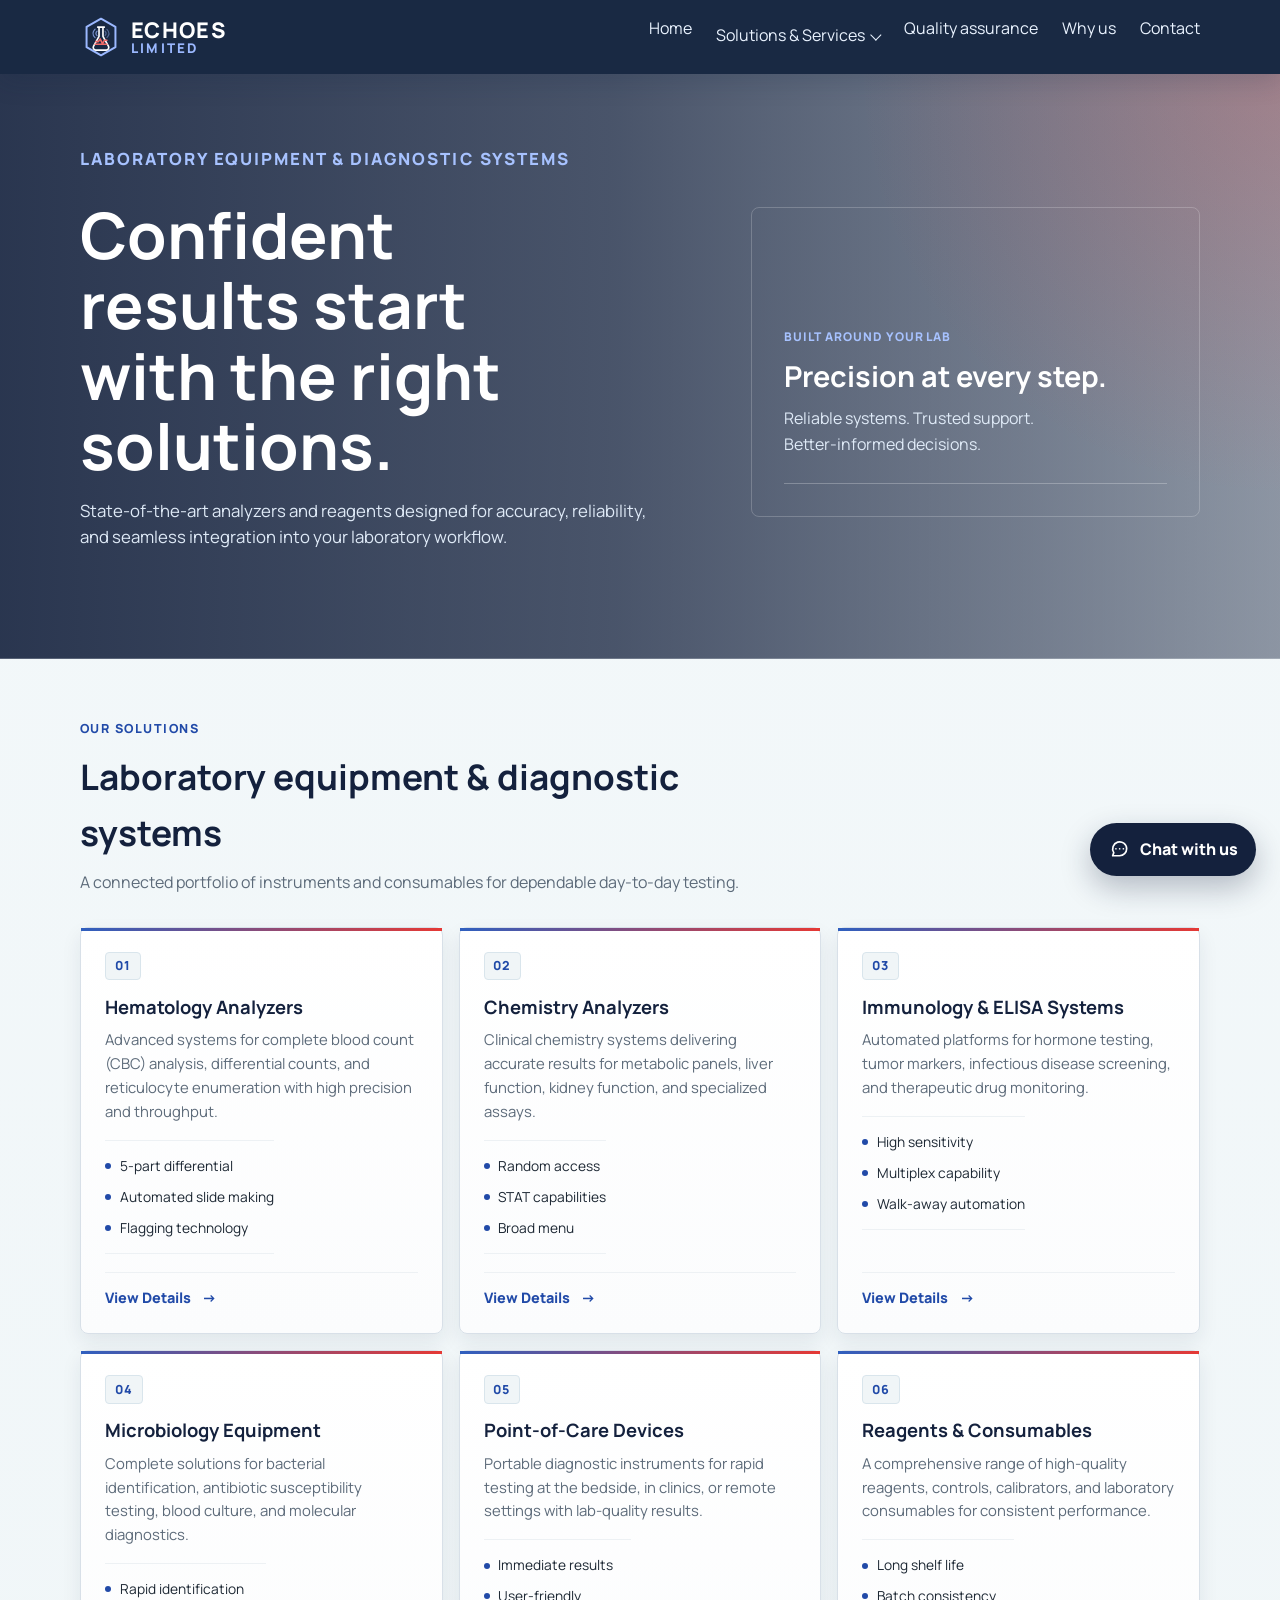
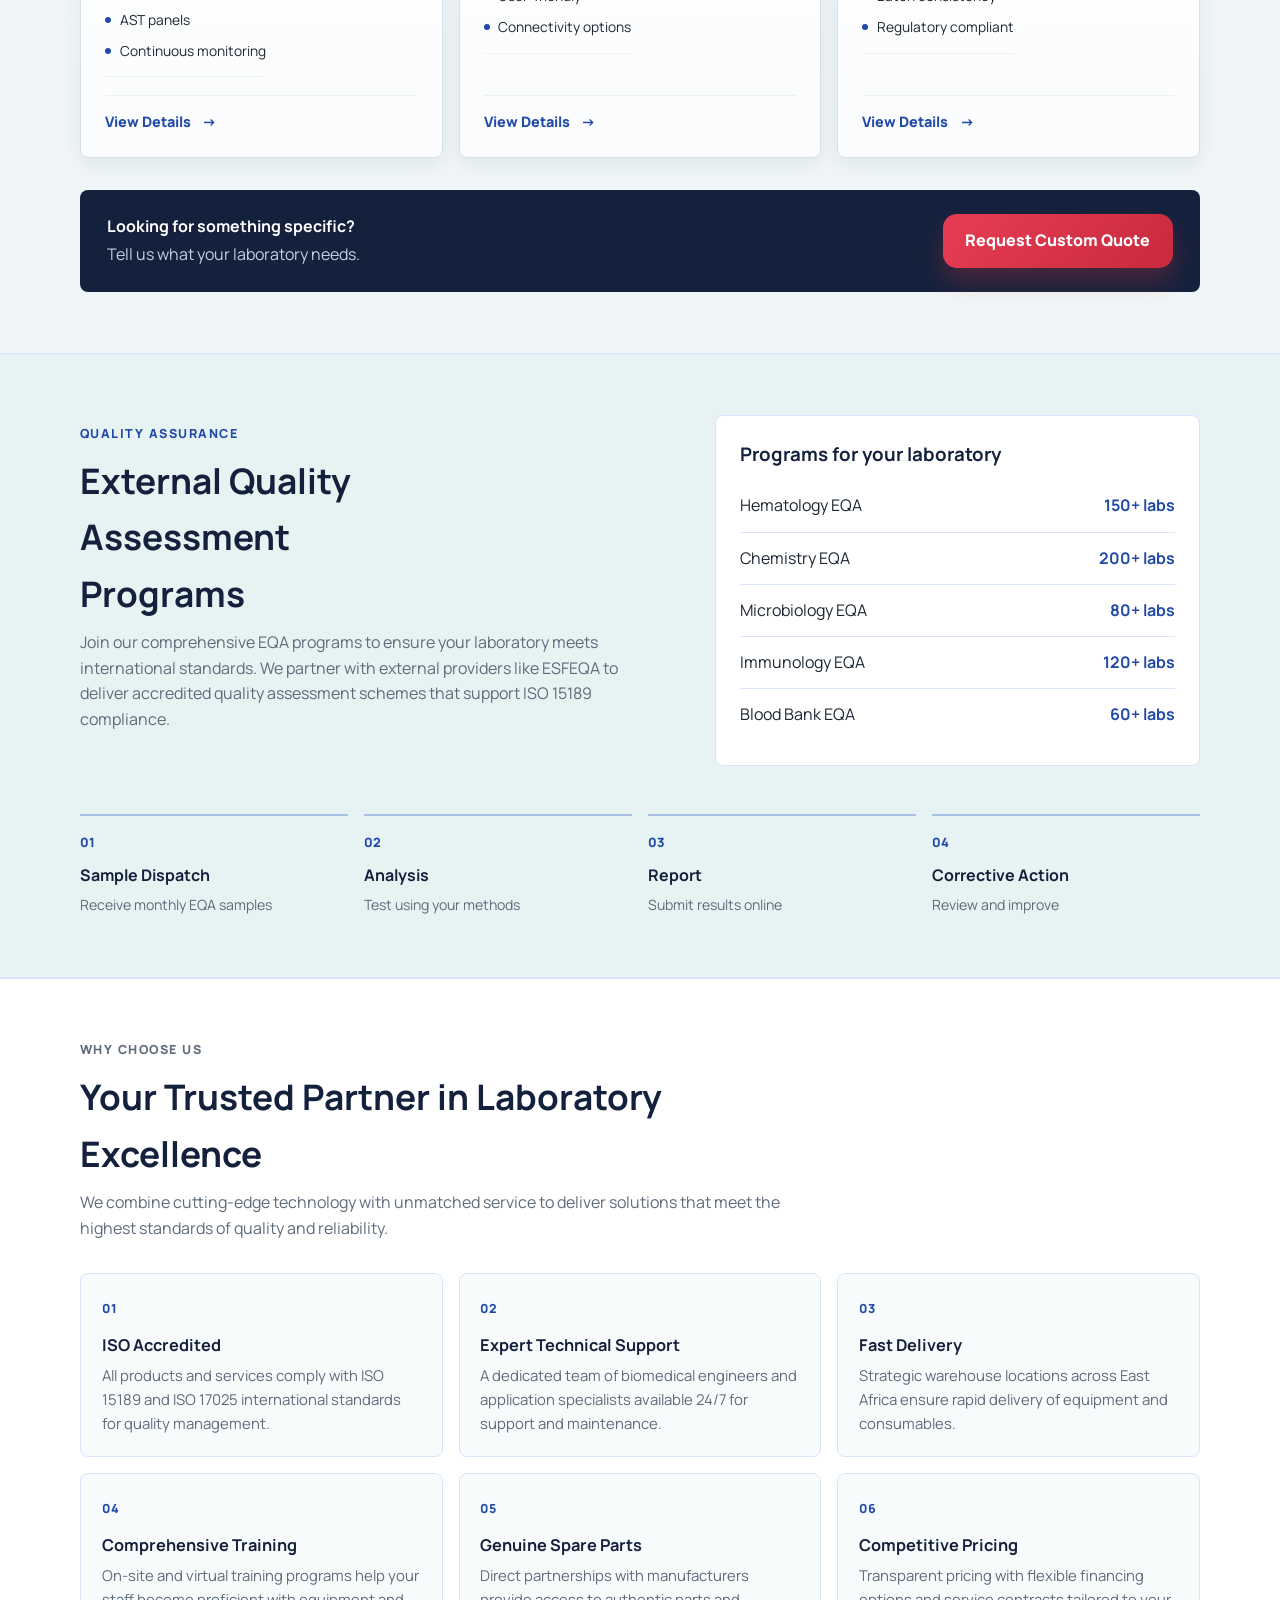
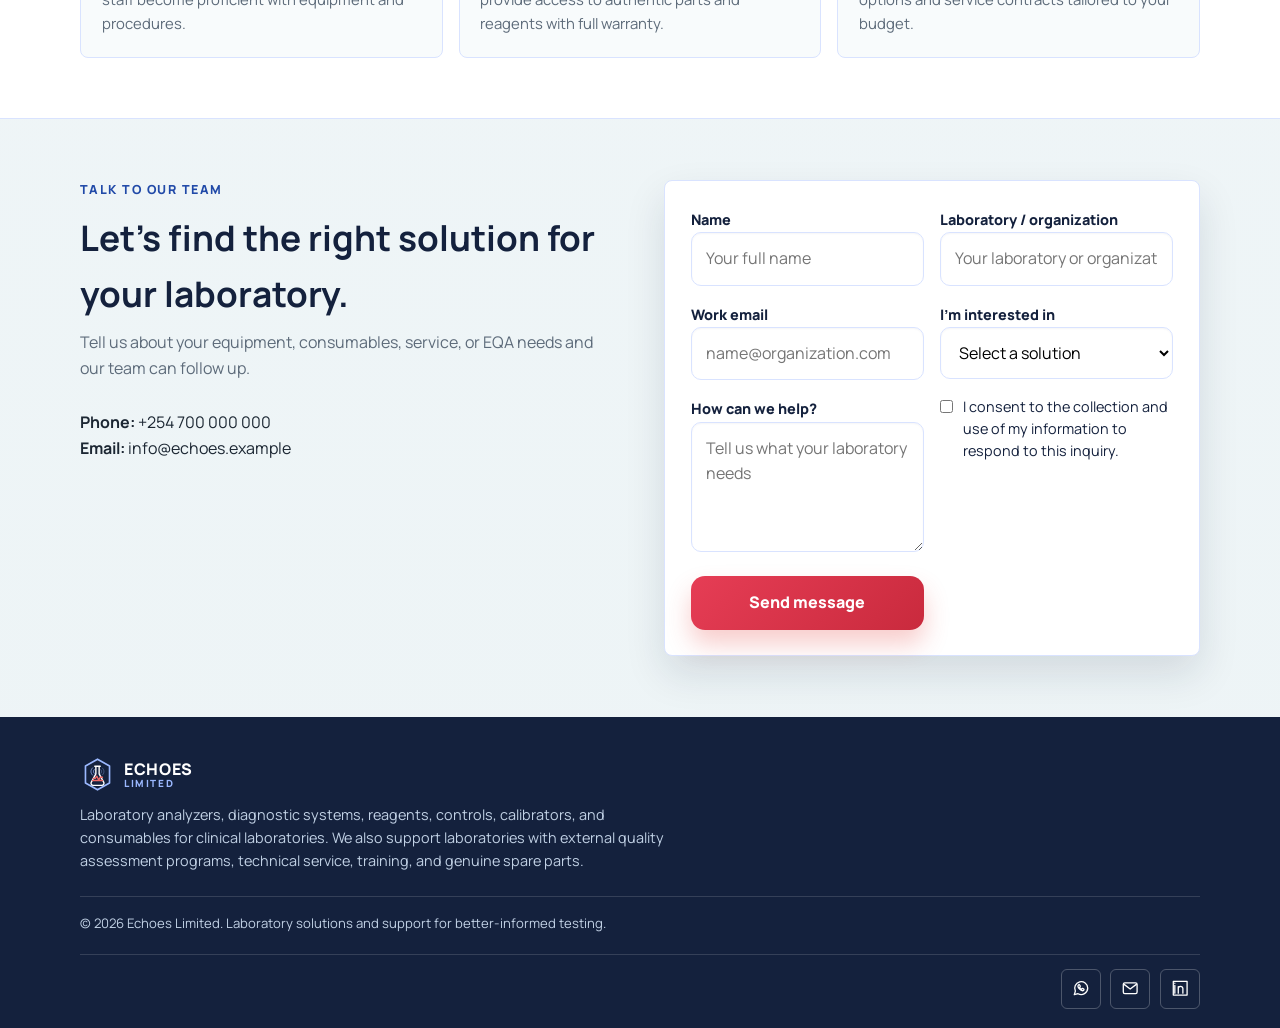
<file: index.html>
<!DOCTYPE html>
<html lang="en">
<head>
<meta charset="UTF-8">
<meta name="viewport" content="width=device-width, initial-scale=1">
<title>Echoes Limited | Laboratory Equipment &amp; Systems</title>
<meta name="description" content="Laboratory equipment, diagnostic systems, reagents, and external quality assessment programs for modern laboratories.">
<link rel="preconnect" href="https://fonts.googleapis.com">
<link rel="preload" as="image" fetchpriority="high" href="https://images.unsplash.com/photo-1579154204601-01588f351e67?auto=format&amp;fit=crop&amp;w=2400&amp;q=85">
<link href="https://fonts.googleapis.com/css2?family=Manrope:wght@400;600;800&display=swap" rel="stylesheet">
<link rel="stylesheet" href="styles.css">
</head>
<body>
<header>
 <div class="wrap bar">
   <div class="logo"><img class="brand-mark" src="logo-mark.svg" alt=""><span class="brand-name">ECHOES<span>LIMITED</span></span></div>
  <button class="menu" id="menu" type="button" aria-expanded="false" aria-controls="nav">Menu</button>
  <nav id="nav" aria-label="Main">
   <ul>
    <li><a href="index.html">Home</a></li>
      <li class="nav-dropdown"><details>
       <summary>Solutions &amp; Services</summary>
       <ul class="nav-submenu">
        <li><a href="solutions.html">All Solutions</a></li>
          <li><a href="solutions.html#technical-consulting">Technical Consulting</a></li>
          <li><a href="solutions.html#executive-corporate-training">Executive Corporate Training</a></li>
          <li><a href="solutions.html#rca-resources">RCA Resources</a></li>
       </ul>
      </details></li>
        <li><a href="quality.html">Quality assurance</a></li>
        <li><a href="why-us.html">Why us</a></li>
    <li><a href="contact.html">Contact</a></li>
   </ul>
  </nav>
 </div>
</header>

<main>
<section class="hero photo-hero home-hero" id="home">
 <div class="wrap hero-layout">
    <div class="hero-copy">
     <p class="eyebrow">Laboratory equipment &amp; diagnostic systems</p>
     <h1>Confident results start with the right solutions.</h1>
     <p>State-of-the-art analyzers and reagents designed for accuracy, reliability, and seamless integration into your laboratory workflow.</p>
    </div>
    <div class="hero-panel" aria-label="Laboratory diagnostics support">
     <span class="hero-panel-label">Built around your lab</span>
     <strong>Precision at every step.</strong>
     <span>Reliable systems. Trusted support. Better-informed decisions.</span>
     <div class="hero-panel-rule"></div>
    </div>
 </div>
</section>

<section class="solutions-section" id="solutions">
 <div class="wrap">
    <div class="section-heading">
     <p class="eyebrow">Our solutions</p>
     <h2>Laboratory equipment &amp; diagnostic systems</h2>
     <p class="sub">A connected portfolio of instruments and consumables for dependable day-to-day testing.</p>
    </div>
    <div class="solution-grid">
     <article class="solution-card">
        <span class="solution-number">01</span>
        <h3>Hematology Analyzers</h3>
        <p>Advanced systems for complete blood count (CBC) analysis, differential counts, and reticulocyte enumeration with high precision and throughput.</p>
        <ul><li>5-part differential</li><li>Automated slide making</li><li>Flagging technology</li></ul>
        <a class="text-link solution-detail" href="#contact" data-interest="Hematology Analyzers">View Details <span aria-hidden="true">&#8594;</span></a>
     </article>
     <article class="solution-card">
        <span class="solution-number">02</span>
        <h3>Chemistry Analyzers</h3>
        <p>Clinical chemistry systems delivering accurate results for metabolic panels, liver function, kidney function, and specialized assays.</p>
        <ul><li>Random access</li><li>STAT capabilities</li><li>Broad menu</li></ul>
        <a class="text-link solution-detail" href="#contact" data-interest="Chemistry Analyzers">View Details <span aria-hidden="true">&#8594;</span></a>
     </article>
     <article class="solution-card">
        <span class="solution-number">03</span>
        <h3>Immunology &amp; ELISA Systems</h3>
        <p>Automated platforms for hormone testing, tumor markers, infectious disease screening, and therapeutic drug monitoring.</p>
        <ul><li>High sensitivity</li><li>Multiplex capability</li><li>Walk-away automation</li></ul>
        <a class="text-link solution-detail" href="#contact" data-interest="Immunology &amp; ELISA Systems">View Details <span aria-hidden="true">&#8594;</span></a>
     </article>
     <article class="solution-card">
        <span class="solution-number">04</span>
        <h3>Microbiology Equipment</h3>
        <p>Complete solutions for bacterial identification, antibiotic susceptibility testing, blood culture, and molecular diagnostics.</p>
        <ul><li>Rapid identification</li><li>AST panels</li><li>Continuous monitoring</li></ul>
        <a class="text-link solution-detail" href="#contact" data-interest="Microbiology Equipment">View Details <span aria-hidden="true">&#8594;</span></a>
     </article>
     <article class="solution-card">
        <span class="solution-number">05</span>
        <h3>Point-of-Care Devices</h3>
        <p>Portable diagnostic instruments for rapid testing at the bedside, in clinics, or remote settings with lab-quality results.</p>
        <ul><li>Immediate results</li><li>User-friendly</li><li>Connectivity options</li></ul>
        <a class="text-link solution-detail" href="#contact" data-interest="Point-of-Care Devices">View Details <span aria-hidden="true">&#8594;</span></a>
     </article>
     <article class="solution-card">
        <span class="solution-number">06</span>
        <h3>Reagents &amp; Consumables</h3>
        <p>A comprehensive range of high-quality reagents, controls, calibrators, and laboratory consumables for consistent performance.</p>
        <ul><li>Long shelf life</li><li>Batch consistency</li><li>Regulatory compliant</li></ul>
        <a class="text-link solution-detail" href="#contact" data-interest="Reagents &amp; Consumables">View Details <span aria-hidden="true">&#8594;</span></a>
     </article>
    </div>
    <div class="quote-strip">
     <div><strong>Looking for something specific?</strong><span>Tell us what your laboratory needs.</span></div>
     <a class="btn" href="#contact" data-interest="Custom quote">Request Custom Quote</a>
    </div>
 </div>
</section>

<section class="quality-section" id="quality">
 <div class="wrap quality-layout">
    <div class="quality-copy">
     <p class="eyebrow">Quality assurance</p>
     <h2>External Quality Assessment Programs</h2>
     <p>Join our comprehensive EQA programs to ensure your laboratory meets international standards. We partner with external providers like ESFEQA to deliver accredited quality assessment schemes that support ISO 15189 compliance.</p>
  </div>
    <div class="eqa-panel">
     <h3>Programs for your laboratory</h3>
     <ul class="eqa-list">
        <li><span>Hematology EQA</span><strong>150+ labs</strong></li>
        <li><span>Chemistry EQA</span><strong>200+ labs</strong></li>
        <li><span>Microbiology EQA</span><strong>80+ labs</strong></li>
        <li><span>Immunology EQA</span><strong>120+ labs</strong></li>
        <li><span>Blood Bank EQA</span><strong>60+ labs</strong></li>
     </ul>
    </div>
 </div>
 <div class="wrap eqa-steps" aria-label="EQA process">
    <div><span>01</span><strong>Sample dispatch</strong><p>Receive monthly EQA samples</p></div>
    <div><span>02</span><strong>Analysis</strong><p>Test using your methods</p></div>
    <div><span>03</span><strong>Report</strong><p>Submit results online</p></div>
    <div><span>04</span><strong>Corrective action</strong><p>Review and improve</p></div>
 </div>
</section>

<section class="why" id="why">
 <div class="wrap">
    <div class="section-heading">
     <p class="eyebrow">Why choose us</p>
     <h2>Your Trusted Partner in Laboratory Excellence</h2>
     <p class="sub">We combine cutting-edge technology with unmatched service to deliver solutions that meet the highest standards of quality and reliability.</p>
    </div>
    <div class="benefit-grid">
     <article><span>01</span><h3>ISO Accredited</h3><p>All products and services comply with ISO 15189 and ISO 17025 international standards for quality management.</p></article>
     <article><span>02</span><h3>Expert Technical Support</h3><p>A dedicated team of biomedical engineers and application specialists available 24/7 for support and maintenance.</p></article>
     <article><span>03</span><h3>Fast Delivery</h3><p>Strategic warehouse locations across East Africa ensure rapid delivery of equipment and consumables.</p></article>
     <article><span>04</span><h3>Comprehensive Training</h3><p>On-site and virtual training programs help your staff become proficient with equipment and procedures.</p></article>
     <article><span>05</span><h3>Genuine Spare Parts</h3><p>Direct partnerships with manufacturers provide access to authentic parts and reagents with full warranty.</p></article>
     <article><span>06</span><h3>Competitive Pricing</h3><p>Transparent pricing with flexible financing options and service contracts tailored to your budget.</p></article>
  </div>
 </div>
</section>

<section id="contact">
 <div class="wrap contact">
  <div>
    <p class="eyebrow">Talk to our team</p>
   <h2>Let's find the right solution for your laboratory.</h2>
    <p class="sub">Tell us about your equipment, consumables, service, or EQA needs and our team can follow up.</p>
    <p><strong>Phone:</strong> +254 700 000 000</p>
    <p><strong>Email:</strong> info@echoes.example</p>
  </div>
  <form id="contactForm">
   <div><label for="name">Name</label><input id="name" name="name" autocomplete="name" placeholder="Your full name" required></div>
   <div><label for="lab">Laboratory / organization</label><input id="lab" name="organization" autocomplete="organization" placeholder="Your laboratory or organization"></div>
   <div><label for="email">Work email</label><input id="email" name="email" type="email" autocomplete="email" placeholder="name@organization.com" required></div>
    <div><label for="interest">I'm interested in</label><select id="interest" name="interest"><option value="">Select a solution</option><option>Hematology Analyzers</option><option>Chemistry Analyzers</option><option>Immunology &amp; ELISA Systems</option><option>Microbiology Equipment</option><option>Point-of-Care Devices</option><option>Reagents &amp; Consumables</option><option>EQA enrollment</option><option>Custom quote</option><option>Other</option></select></div>
   <div><label for="message">How can we help?</label><textarea id="message" name="message" rows="4" placeholder="Tell us what your laboratory needs" required></textarea></div>
   <div class="form-consent"><input id="consent" name="consent" type="checkbox" required><label for="consent">I consent to the collection and use of my information to respond to this inquiry.</label></div>
   <button class="btn" type="submit">Send message</button>
  </form>
 </div>
</section>
</main>

<footer>
 <div class="wrap footer-content">
  <div class="footer-about">
   <div class="footer-brand"><img class="brand-mark" src="logo-mark.svg" alt=""><span class="brand-name">ECHOES<span>LIMITED</span></span></div>
   <p>Laboratory analyzers, diagnostic systems, reagents, controls, calibrators, and consumables for clinical laboratories. We also support laboratories with external quality assessment programs, technical service, training, and genuine spare parts.</p>
  </div>
  <p class="footer-meta">&copy; <span id="yr"></span> Echoes Limited. Laboratory solutions and support for better-informed testing.</p>
 </div>
 <div class="wrap footer-social-row">
  <nav class="social-links" aria-label="Social and contact links">
    <a href="https://wa.me/254700000000" aria-label="WhatsApp" title="WhatsApp" target="_blank" rel="noopener noreferrer"><svg viewBox="0 0 24 24" aria-hidden="true"><path d="M20.5 11.8a8.5 8.5 0 0 1-12.6 7.4L3 20.5l1.4-4.7A8.5 8.5 0 1 1 20.5 11.8Z"/><path d="M8.4 7.8c.2-.4.4-.4.7-.4h.5c.2 0 .4.1.5.4l.7 1.7c.1.2.1.4-.1.6l-.6.7c-.2.2-.2.4 0 .6.4.7 1.1 1.4 1.8 1.8.2.1.4.1.6-.1l.7-.8c.2-.2.4-.2.6-.1l1.6.8c.2.1.3.3.3.5 0 .3-.2 1.1-.7 1.4-.5.4-1.1.5-1.8.3-.8-.2-1.8-.7-2.9-1.7-1.3-1.1-2.1-2.4-2.4-3.3-.3-.9-.1-1.8.5-2.4Z"/></svg></a>
    <a href="mailto:info@echoes.example" aria-label="Email Echoes Limited" title="Email"><svg viewBox="0 0 24 24" aria-hidden="true"><rect x="3" y="5" width="18" height="14" rx="2"/><path d="m4 7 8 6 8-6"/></svg></a>
    <a href="https://www.linkedin.com/search/results/companies/?keywords=Echoes%20Limited" aria-label="Find Echoes Limited on LinkedIn" title="LinkedIn" target="_blank" rel="noopener noreferrer"><svg viewBox="0 0 24 24" aria-hidden="true"><path d="M5 8.5v10M5 5.5v.1M9.5 18.5v-6a3 3 0 0 1 6 0v6M9.5 10v8.5M3 3h18v18H3z"/></svg></a>
   </nav>
 </div>
</footer>
<div id="toast" role="status"></div>

<script>
const menu = document.getElementById("menu");
const nav = document.getElementById("nav");
const interest = document.getElementById("interest");
const contactForm = document.getElementById("contactForm");

function toast(message) {
 const notification = document.getElementById("toast");
 if (!notification) return;
 notification.textContent = message;
 notification.classList.add("show");
 setTimeout(() => notification.classList.remove("show"), 2600);
}

if (menu && nav) {
 menu.addEventListener("click", () => {
  const isOpen = nav.classList.toggle("open");
  menu.setAttribute("aria-expanded", String(isOpen));
 });

 nav.addEventListener("click", event => {
  if (event.target.closest("a")) {
   nav.classList.remove("open");
   menu.setAttribute("aria-expanded", "false");
  }
 });
}

document.querySelectorAll("[data-interest]").forEach(link => {
 link.addEventListener("click", () => {
  if (interest) {
   interest.value = link.dataset.interest;
  }
 });
});

if (contactForm) {
 contactForm.addEventListener("submit", event => {
  event.preventDefault();
  event.target.reset();
  toast("Demo only: this enquiry was not sent.");
 });
}

const year = document.getElementById("yr");
if (year) year.textContent = new Date().getFullYear();
</script>
<script src="chatbot.js" defer></script>
</body>
</html>
</file>
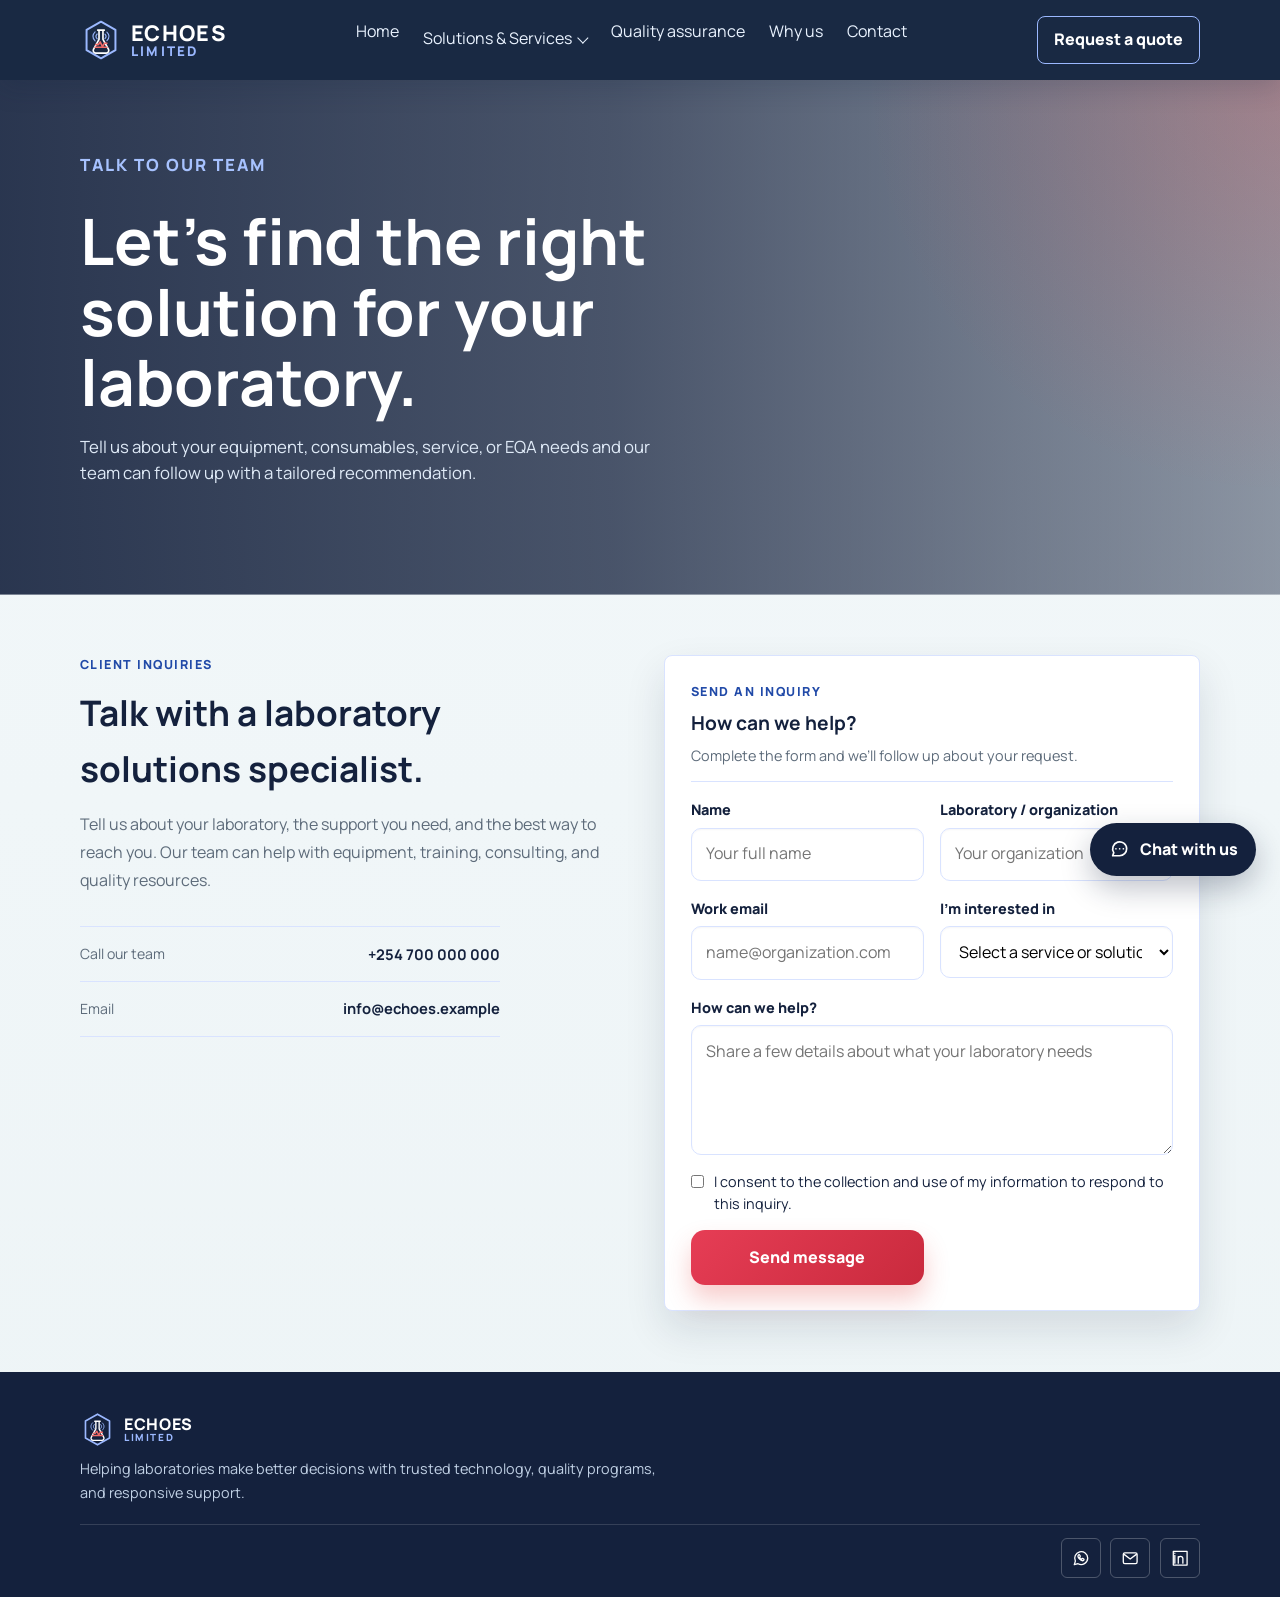
<file: contact.html>
<!DOCTYPE html>
<html lang="en">
<head>
<meta charset="UTF-8">
<meta name="viewport" content="width=device-width, initial-scale=1">
<title>Echoes Limited | Contact</title>
<meta name="description" content="Contact Echoes Limited to request a quote or ask about laboratory solutions.">
<link rel="preconnect" href="https://fonts.googleapis.com">
<link rel="preload" as="image" fetchpriority="high" href="https://images.unsplash.com/photo-1582719471384-894fbb16e074?auto=format&amp;fit=crop&amp;w=2400&amp;q=85">
<link href="https://fonts.googleapis.com/css2?family=Manrope:wght@400;600;800&display=swap" rel="stylesheet">
<link rel="stylesheet" href="styles.css">
</head>
<body>
<header>
 <div class="wrap bar">
  <a href="index.html" class="logo"><img class="brand-mark" src="logo-mark.svg" alt=""><span class="brand-name">ECHOES<span>LIMITED</span></span></a>
  <button class="menu" id="menu" type="button" aria-expanded="false" aria-controls="nav">Menu</button>
  <nav id="nav" aria-label="Main">
   <ul>
    <li><a href="index.html">Home</a></li>
    <li class="nav-dropdown"><details>
     <summary>Solutions &amp; Services</summary>
     <ul class="nav-submenu">
      <li><a href="solutions.html">All Solutions</a></li>
    <li><a href="solutions.html#technical-consulting">Technical Consulting</a></li>
    <li><a href="solutions.html#executive-corporate-training">Executive Corporate Training</a></li>
    <li><a href="solutions.html#rca-resources">RCA Resources</a></li>
     </ul>
    </details></li>
    <li><a href="quality.html">Quality assurance</a></li>
    <li><a href="why-us.html">Why us</a></li>
    <li><a href="contact.html">Contact</a></li>
   </ul>
  </nav>
  <a class="header-cta" href="contact.html">Request a quote</a>
 </div>
</header>

<main>
<section class="hero photo-hero contact-hero">
 <div class="wrap">
  <p class="eyebrow">Talk to our team</p>
  <h1>Let’s find the right solution for your laboratory.</h1>
  <p>Tell us about your equipment, consumables, service, or EQA needs and our team can follow up with a tailored recommendation.</p>
 </div>
</section>

<section id="contact">
 <div class="wrap contact">
  <div class="contact-intro">
   <p class="eyebrow">Client inquiries</p>
   <h2>Talk with a laboratory solutions specialist.</h2>
   <p class="sub">Tell us about your laboratory, the support you need, and the best way to reach you. Our team can help with equipment, training, consulting, and quality resources.</p>
   <div class="contact-methods" aria-label="Direct contact options">
    <a class="contact-method" href="tel:+254700000000"><span>Call our team</span><strong>+254 700 000 000</strong></a>
    <a class="contact-method" href="mailto:info@echoes.example"><span>Email</span><strong>info@echoes.example</strong></a>
   </div>
  </div>
  <form id="contactForm">
   <div class="form-heading"><p class="eyebrow">Send an inquiry</p><h3>How can we help?</h3><p>Complete the form and we’ll follow up about your request.</p></div>
   <div class="form-field"><label for="name">Name</label><input id="name" name="name" autocomplete="name" placeholder="Your full name" required></div>
   <div class="form-field"><label for="lab">Laboratory / organization</label><input id="lab" name="organization" autocomplete="organization" placeholder="Your organization"></div>
   <div class="form-field"><label for="email">Work email</label><input id="email" name="email" type="email" autocomplete="email" placeholder="name@organization.com" required></div>
  <div class="form-field"><label for="interest">I'm interested in</label><select id="interest" name="interest"><option value="">Select a service or solution</option><option>Hematology Analyzers</option><option>Chemistry Analyzers</option><option>Immunology &amp; ELISA Systems</option><option>Microbiology Equipment</option><option>Point-of-Care Devices</option><option>Reagents &amp; Consumables</option><option>EQA enrollment</option><option>Laboratory Medicine Advisory</option><option>Technical Consulting</option><option>Executive Corporate Training</option><option>RCA Resources</option><option>Custom quote</option><option>Other</option></select></div>
   <div class="form-field form-field--wide"><label for="message">How can we help?</label><textarea id="message" name="message" rows="4" placeholder="Share a few details about what your laboratory needs" required></textarea></div>
   <div class="form-consent form-field--wide"><input id="consent" name="consent" type="checkbox" required><label for="consent">I consent to the collection and use of my information to respond to this inquiry.</label></div>
   <button class="btn" type="submit">Send message</button>
  </form>
 </div>
</section>
</main>

<footer>
 <div class="wrap footer-content">
  <div class="footer-about">
  <a class="footer-brand" href="index.html"><img class="brand-mark" src="logo-mark.svg" alt=""><span class="brand-name">ECHOES<span>LIMITED</span></span></a>
   <p>Helping laboratories make better decisions with trusted technology, quality programs, and responsive support.</p>
  </div>
 </div>
 <div class="wrap footer-social-row">
  <nav class="social-links" aria-label="Social and contact links">
   <a href="https://wa.me/254700000000" aria-label="WhatsApp" title="WhatsApp" target="_blank" rel="noopener noreferrer"><svg viewBox="0 0 24 24" aria-hidden="true"><path d="M20.5 11.8a8.5 8.5 0 0 1-12.6 7.4L3 20.5l1.4-4.7A8.5 8.5 0 1 1 20.5 11.8Z"/><path d="M8.4 7.8c.2-.4.4-.4.7-.4h.5c.2 0 .4.1.5.4l.7 1.7c.1.2.1.4-.1.6l-.6.7c-.2.2-.2.4 0 .6.4.7 1.1 1.4 1.8 1.8.2.1.4.1.6-.1l.7-.8c.2-.2.4-.2.6-.1l1.6.8c.2.1.3.3.3.5 0 .3-.2 1.1-.7 1.4-.5.4-1.1.5-1.8.3-.8-.2-1.8-.7-2.9-1.7-1.3-1.1-2.1-2.4-2.4-3.3-.3-.9-.1-1.8.5-2.4Z"/></svg></a>
   <a href="mailto:info@echoes.example" aria-label="Email Echoes Limited" title="Email"><svg viewBox="0 0 24 24" aria-hidden="true"><rect x="3" y="5" width="18" height="14" rx="2"/><path d="m4 7 8 6 8-6"/></svg></a>
   <a href="https://www.linkedin.com/search/results/companies/?keywords=Echoes%20Limited" aria-label="Find Echoes Limited on LinkedIn" title="LinkedIn" target="_blank" rel="noopener noreferrer"><svg viewBox="0 0 24 24" aria-hidden="true"><path d="M5 8.5v10M5 5.5v.1M9.5 18.5v-6a3 3 0 0 1 6 0v6M9.5 10v8.5M3 3h18v18H3z"/></svg></a>
  </nav>
 </div>
</footer>
<div id="toast" role="status"></div>
<script>
const menu = document.getElementById("menu");
const nav = document.getElementById("nav");
const interest = document.getElementById("interest");
const contactForm = document.getElementById("contactForm");

if (interest) {
 const requestedInterest = new URLSearchParams(window.location.search).get("interest");
 if (requestedInterest && Array.from(interest.options).some(option => option.value === requestedInterest)) {
  interest.value = requestedInterest;
 }
}

function toast(message) {
 const notification = document.getElementById("toast");
 if (!notification) return;
 notification.textContent = message;
 notification.classList.add("show");
 setTimeout(() => notification.classList.remove("show"), 2600);
}

if (menu && nav) {
 menu.addEventListener("click", () => {
  const isOpen = nav.classList.toggle("open");
  menu.setAttribute("aria-expanded", String(isOpen));
 });

 nav.addEventListener("click", event => {
  if (event.target.closest("a")) {
   nav.classList.remove("open");
   menu.setAttribute("aria-expanded", "false");
  }
 });
}

document.querySelectorAll("[data-interest]").forEach(link => {
 link.addEventListener("click", () => {
  if (interest) {
   interest.value = link.dataset.interest;
  }
 });
});

if (contactForm) {
 contactForm.addEventListener("submit", event => {
  event.preventDefault();
  event.target.reset();
  toast("Demo only: this enquiry was not sent.");
 });
}
</script>
<script src="chatbot.js" defer></script>
</body>
</html>
</file>
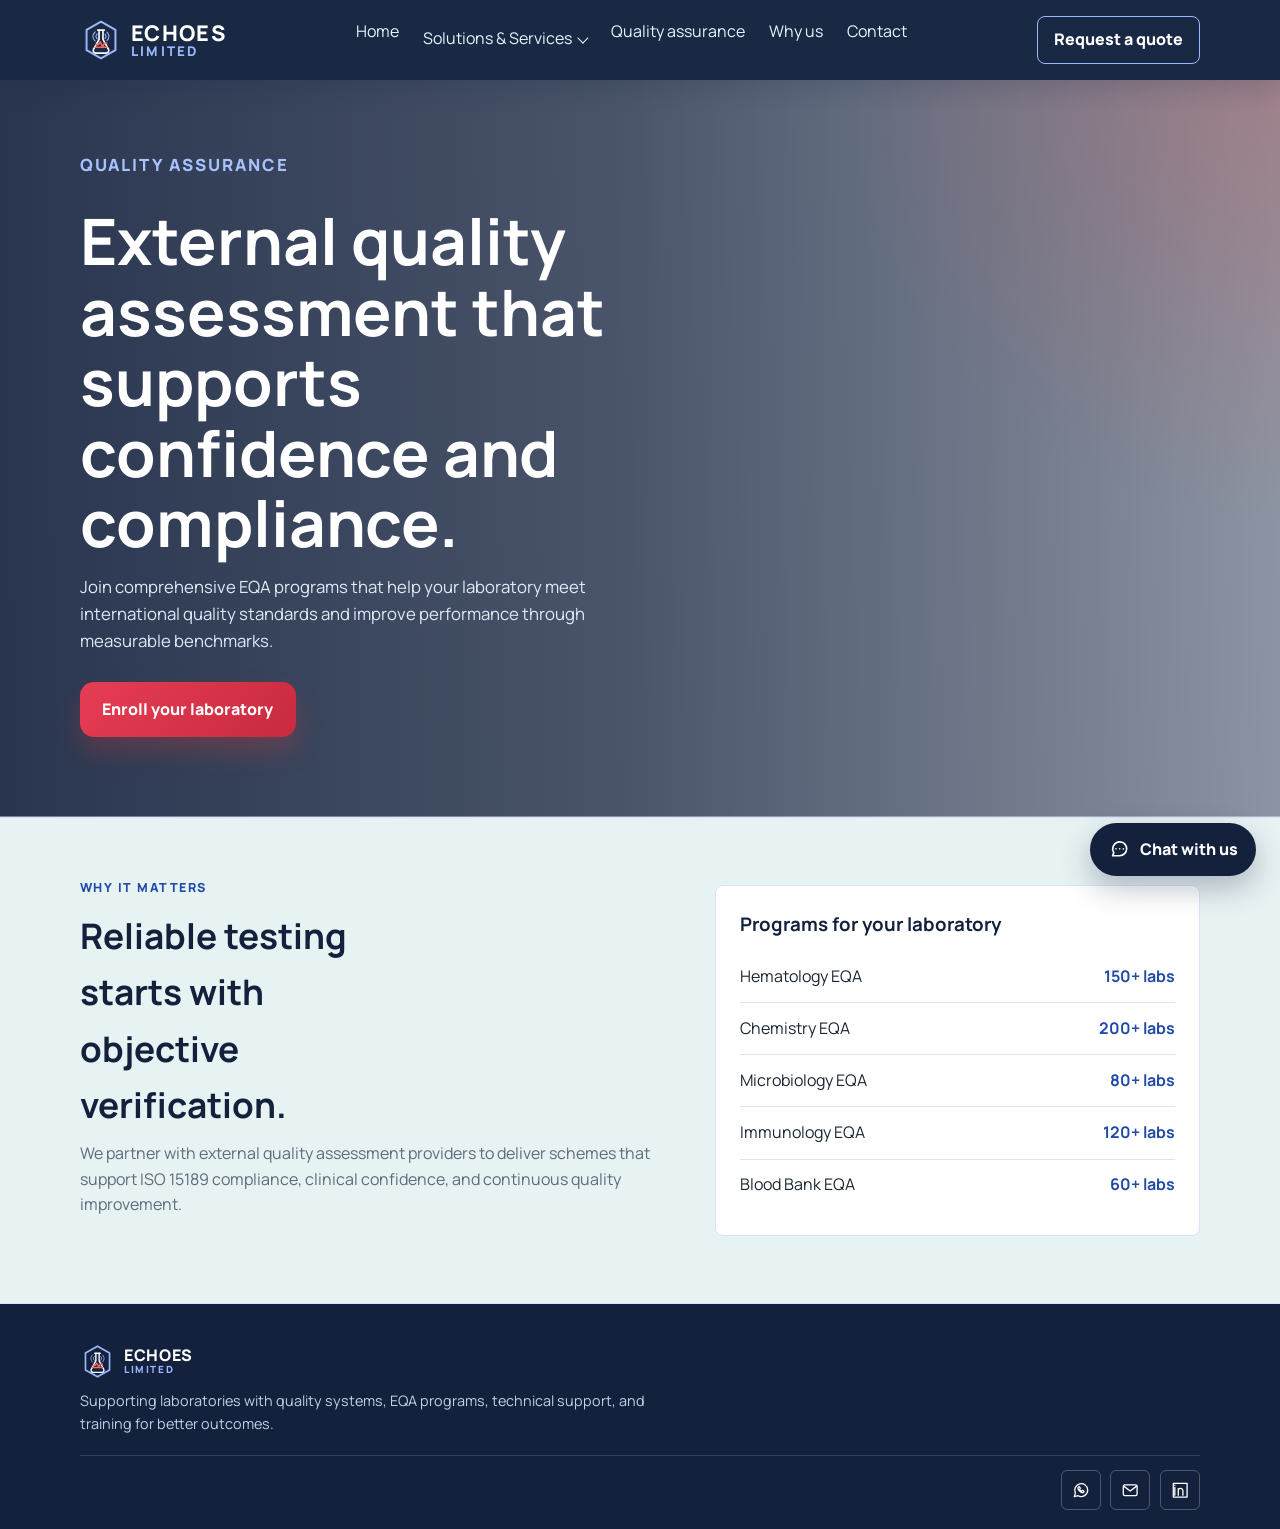
<file: quality.html>
<!DOCTYPE html>
<html lang="en">
<head>
<meta charset="UTF-8">
<meta name="viewport" content="width=device-width, initial-scale=1">
<title>Echoes Limited | Quality Assurance</title>
<meta name="description" content="External quality assessment programs and compliance support for modern laboratories.">
<link rel="preconnect" href="https://fonts.googleapis.com">
<link rel="preload" as="image" fetchpriority="high" href="https://images.unsplash.com/photo-1576086213369-97a306d36557?auto=format&amp;fit=crop&amp;w=2400&amp;q=85">
<link href="https://fonts.googleapis.com/css2?family=Manrope:wght@400;600;800&display=swap" rel="stylesheet">
<link rel="stylesheet" href="styles.css">
</head>
<body>
<header>
 <div class="wrap bar">
  <a href="index.html" class="logo"><img class="brand-mark" src="logo-mark.svg" alt=""><span class="brand-name">ECHOES<span>LIMITED</span></span></a>
  <button class="menu" id="menu" type="button" aria-expanded="false" aria-controls="nav">Menu</button>
  <nav id="nav" aria-label="Main">
   <ul>
    <li><a href="index.html">Home</a></li>
    <li class="nav-dropdown"><details>
     <summary>Solutions &amp; Services</summary>
     <ul class="nav-submenu">
      <li><a href="solutions.html">All Solutions</a></li>
    <li><a href="solutions.html#technical-consulting">Technical Consulting</a></li>
    <li><a href="solutions.html#executive-corporate-training">Executive Corporate Training</a></li>
    <li><a href="solutions.html#rca-resources">RCA Resources</a></li>
     </ul>
    </details></li>
    <li><a href="quality.html">Quality assurance</a></li>
    <li><a href="why-us.html">Why us</a></li>
    <li><a href="contact.html">Contact</a></li>
   </ul>
  </nav>
  <a class="header-cta" href="contact.html">Request a quote</a>
 </div>
</header>

<main>
<section class="hero photo-hero quality-hero">
 <div class="wrap">
  <p class="eyebrow">Quality assurance</p>
  <h1>External quality assessment that supports confidence and compliance.</h1>
  <p>Join comprehensive EQA programs that help your laboratory meet international quality standards and improve performance through measurable benchmarks.</p>
  <div class="hero-actions">
   <a class="btn" href="contact.html">Enroll your laboratory</a>
  </div>
 </div>
</section>

<section class="quality-section">
 <div class="wrap quality-layout">
  <div class="quality-copy">
   <p class="eyebrow">Why it matters</p>
   <h2>Reliable testing starts with objective verification.</h2>
   <p>We partner with external quality assessment providers to deliver schemes that support ISO 15189 compliance, clinical confidence, and continuous quality improvement.</p>
  </div>
  <div class="eqa-panel">
   <h3>Programs for your laboratory</h3>
   <ul class="eqa-list">
    <li><span>Hematology EQA</span><strong>150+ labs</strong></li>
    <li><span>Chemistry EQA</span><strong>200+ labs</strong></li>
    <li><span>Microbiology EQA</span><strong>80+ labs</strong></li>
    <li><span>Immunology EQA</span><strong>120+ labs</strong></li>
    <li><span>Blood Bank EQA</span><strong>60+ labs</strong></li>
   </ul>
  </div>
 </div>
</section>
</main>

<footer>
 <div class="wrap footer-content">
  <div class="footer-about">
  <a class="footer-brand" href="index.html"><img class="brand-mark" src="logo-mark.svg" alt=""><span class="brand-name">ECHOES<span>LIMITED</span></span></a>
   <p>Supporting laboratories with quality systems, EQA programs, technical support, and training for better outcomes.</p>
  </div>
   </div>
   <div class="wrap footer-social-row">
    <nav class="social-links" aria-label="Social and contact links">
     <a href="https://wa.me/254700000000" aria-label="WhatsApp" title="WhatsApp" target="_blank" rel="noopener noreferrer"><svg viewBox="0 0 24 24" aria-hidden="true"><path d="M20.5 11.8a8.5 8.5 0 0 1-12.6 7.4L3 20.5l1.4-4.7A8.5 8.5 0 1 1 20.5 11.8Z"/><path d="M8.4 7.8c.2-.4.4-.4.7-.4h.5c.2 0 .4.1.5.4l.7 1.7c.1.2.1.4-.1.6l-.6.7c-.2.2-.2.4 0 .6.4.7 1.1 1.4 1.8 1.8.2.1.4.1.6-.1l.7-.8c.2-.2.4-.2.6-.1l1.6.8c.2.1.3.3.3.5 0 .3-.2 1.1-.7 1.4-.5.4-1.1.5-1.8.3-.8-.2-1.8-.7-2.9-1.7-1.3-1.1-2.1-2.4-2.4-3.3-.3-.9-.1-1.8.5-2.4Z"/></svg></a>
     <a href="mailto:info@echoes.example" aria-label="Email Echoes Limited" title="Email"><svg viewBox="0 0 24 24" aria-hidden="true"><rect x="3" y="5" width="18" height="14" rx="2"/><path d="m4 7 8 6 8-6"/></svg></a>
     <a href="https://www.linkedin.com/search/results/companies/?keywords=Echoes%20Limited" aria-label="Find Echoes Limited on LinkedIn" title="LinkedIn" target="_blank" rel="noopener noreferrer"><svg viewBox="0 0 24 24" aria-hidden="true"><path d="M5 8.5v10M5 5.5v.1M9.5 18.5v-6a3 3 0 0 1 6 0v6M9.5 10v8.5M3 3h18v18H3z"/></svg></a>
    </nav>
 </div>
</footer>
<div id="toast" role="status"></div>
<script>
const menu = document.getElementById("menu");
const nav = document.getElementById("nav");

if (menu && nav) {
 menu.addEventListener("click", () => {
  const isOpen = nav.classList.toggle("open");
  menu.setAttribute("aria-expanded", String(isOpen));
 });

 nav.addEventListener("click", event => {
  if (event.target.closest("a")) {
   nav.classList.remove("open");
   menu.setAttribute("aria-expanded", "false");
  }
 });
}
</script>
<script src="chatbot.js" defer></script>
</body>
</html>
</file>
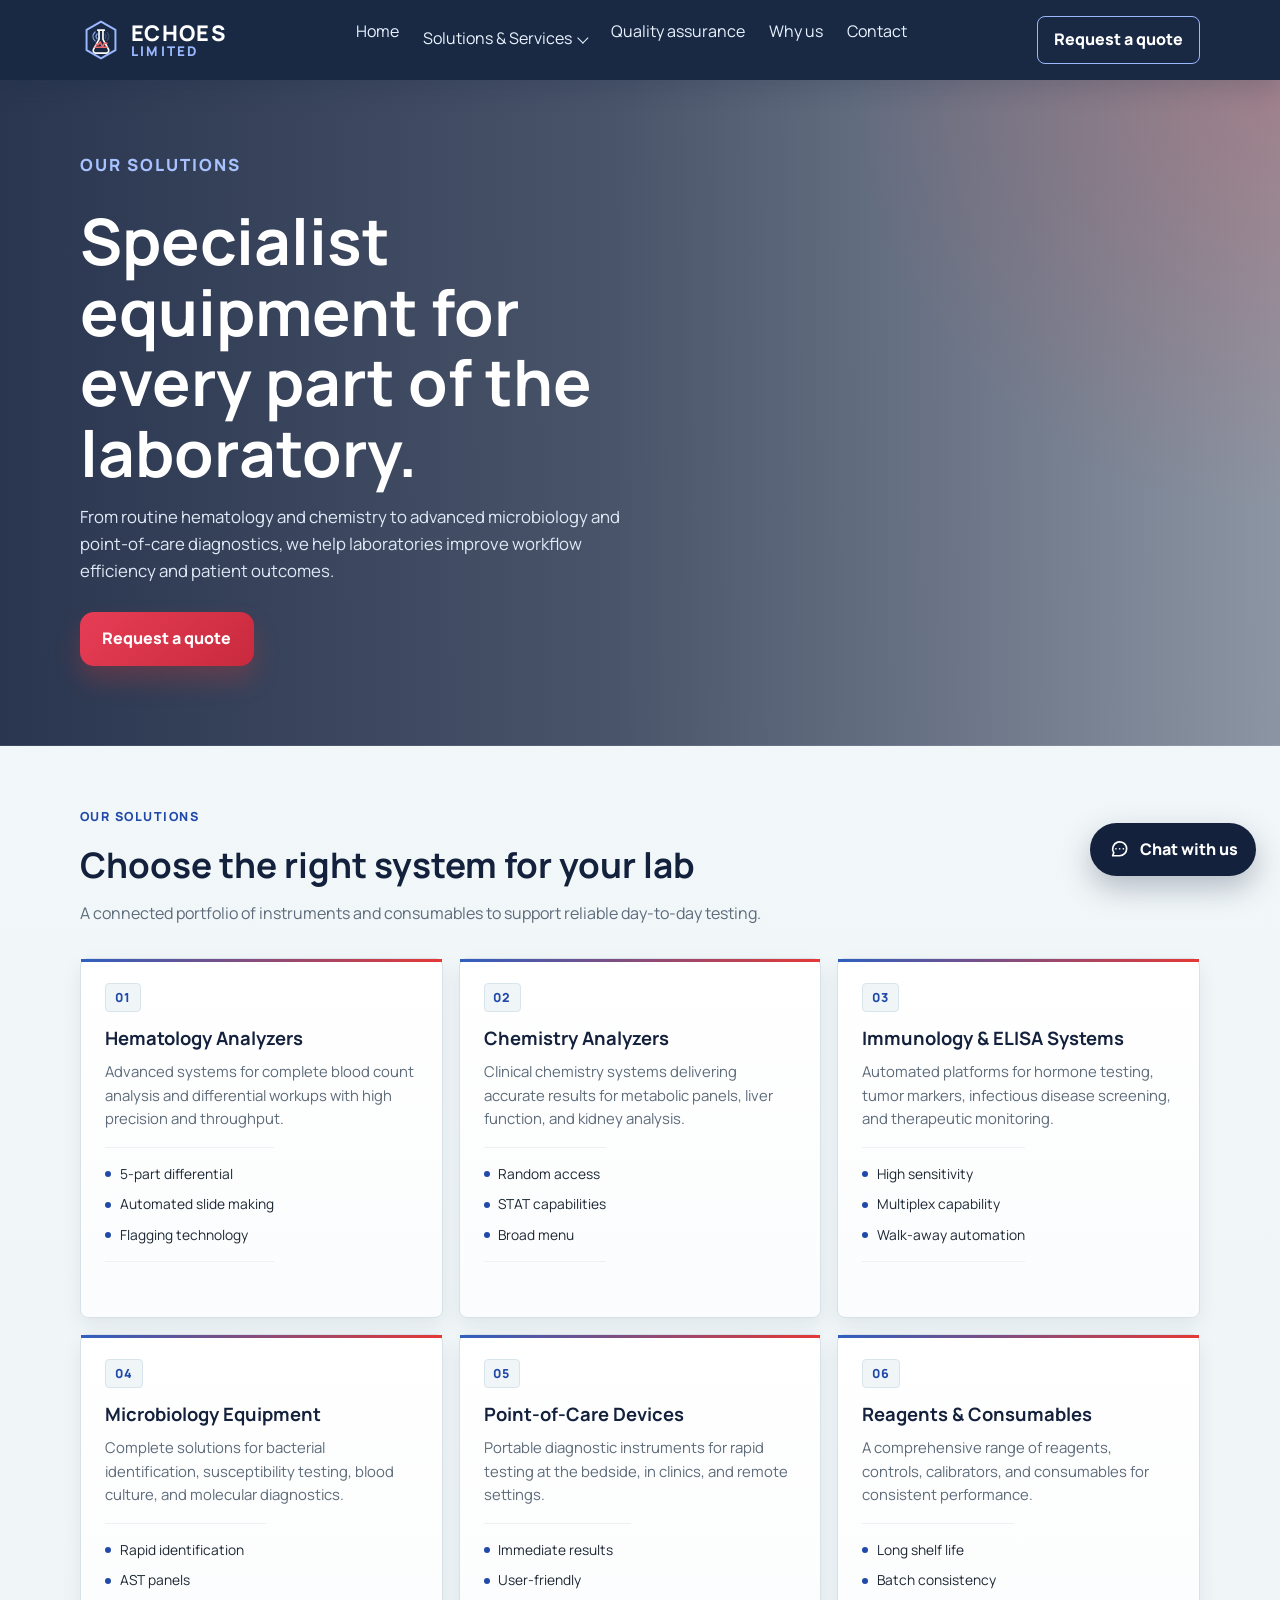
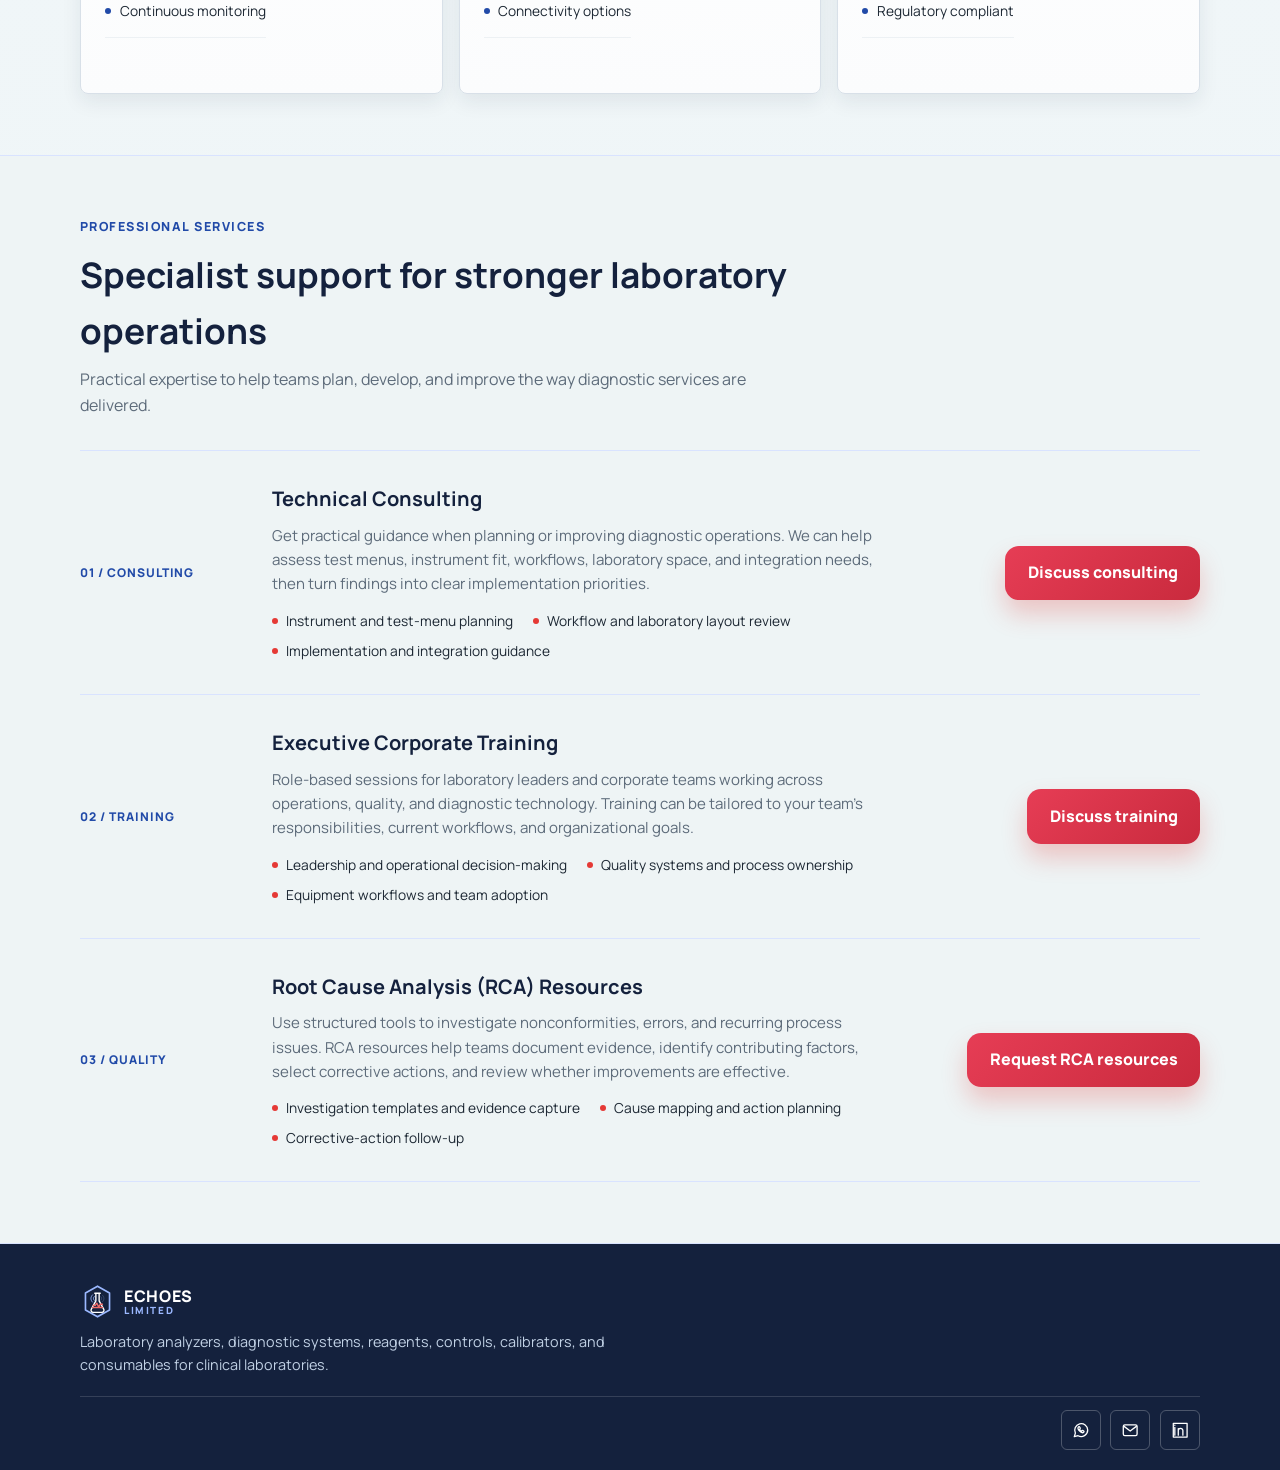
<file: solutions.html>
<!DOCTYPE html>
<html lang="en">
<head>
<meta charset="UTF-8">
<meta name="viewport" content="width=device-width, initial-scale=1">
<title>Echoes Limited | Solutions</title>
<meta name="description" content="Laboratory equipment, diagnostic systems, reagents, and support services for modern laboratories.">
<link rel="preconnect" href="https://fonts.googleapis.com">
<link rel="preload" as="image" fetchpriority="high" href="https://images.unsplash.com/photo-1581093588401-fbb62a02f120?auto=format&amp;fit=crop&amp;w=2400&amp;q=85">
<link href="https://fonts.googleapis.com/css2?family=Manrope:wght@400;600;800&display=swap" rel="stylesheet">
<link rel="stylesheet" href="styles.css">
</head>
<body>
<header>
 <div class="wrap bar">
  <a href="index.html" class="logo"><img class="brand-mark" src="logo-mark.svg" alt=""><span class="brand-name">ECHOES<span>LIMITED</span></span></a>
  <button class="menu" id="menu" type="button" aria-expanded="false" aria-controls="nav">Menu</button>
  <nav id="nav" aria-label="Main">
   <ul>
    <li><a href="index.html">Home</a></li>
    <li class="nav-dropdown"><details>
     <summary>Solutions &amp; Services</summary>
     <ul class="nav-submenu">
      <li><a href="solutions.html">All Solutions</a></li>
    <li><a href="solutions.html#technical-consulting">Technical Consulting</a></li>
    <li><a href="solutions.html#executive-corporate-training">Executive Corporate Training</a></li>
    <li><a href="solutions.html#rca-resources">RCA Resources</a></li>
     </ul>
    </details></li>
    <li><a href="quality.html">Quality assurance</a></li>
    <li><a href="why-us.html">Why us</a></li>
    <li><a href="contact.html">Contact</a></li>
   </ul>
  </nav>
  <a class="header-cta" href="contact.html">Request a quote</a>
 </div>
</header>

<main>
<section class="hero photo-hero solutions-hero">
 <div class="wrap">
  <p class="eyebrow">Our solutions</p>
  <h1>Specialist equipment for every part of the laboratory.</h1>
  <p>From routine hematology and chemistry to advanced microbiology and point-of-care diagnostics, we help laboratories improve workflow efficiency and patient outcomes.</p>
  <div class="hero-actions">
   <a class="btn" href="contact.html">Request a quote</a>
  </div>
 </div>
</section>

<section class="solutions-section">
 <div class="wrap">
  <div class="section-heading">
   <p class="eyebrow">Our solutions</p>
   <h2>Choose the right system for your lab</h2>
   <p class="sub">A connected portfolio of instruments and consumables to support reliable day-to-day testing.</p>
  </div>
  <div class="solution-grid">
   <article class="solution-card"><span class="solution-number">01</span><h3>Hematology Analyzers</h3><p>Advanced systems for complete blood count analysis and differential workups with high precision and throughput.</p><ul><li>5-part differential</li><li>Automated slide making</li><li>Flagging technology</li></ul></article>
   <article class="solution-card"><span class="solution-number">02</span><h3>Chemistry Analyzers</h3><p>Clinical chemistry systems delivering accurate results for metabolic panels, liver function, and kidney analysis.</p><ul><li>Random access</li><li>STAT capabilities</li><li>Broad menu</li></ul></article>
   <article class="solution-card"><span class="solution-number">03</span><h3>Immunology &amp; ELISA Systems</h3><p>Automated platforms for hormone testing, tumor markers, infectious disease screening, and therapeutic monitoring.</p><ul><li>High sensitivity</li><li>Multiplex capability</li><li>Walk-away automation</li></ul></article>
   <article class="solution-card"><span class="solution-number">04</span><h3>Microbiology Equipment</h3><p>Complete solutions for bacterial identification, susceptibility testing, blood culture, and molecular diagnostics.</p><ul><li>Rapid identification</li><li>AST panels</li><li>Continuous monitoring</li></ul></article>
   <article class="solution-card"><span class="solution-number">05</span><h3>Point-of-Care Devices</h3><p>Portable diagnostic instruments for rapid testing at the bedside, in clinics, and remote settings.</p><ul><li>Immediate results</li><li>User-friendly</li><li>Connectivity options</li></ul></article>
   <article class="solution-card"><span class="solution-number">06</span><h3>Reagents &amp; Consumables</h3><p>A comprehensive range of reagents, controls, calibrators, and consumables for consistent performance.</p><ul><li>Long shelf life</li><li>Batch consistency</li><li>Regulatory compliant</li></ul></article>
  </div>
 </div>
</section>

<section class="services-section" id="services">
 <div class="wrap">
  <div class="section-heading">
   <p class="eyebrow">Professional services</p>
   <h2>Specialist support for stronger laboratory operations</h2>
   <p class="sub">Practical expertise to help teams plan, develop, and improve the way diagnostic services are delivered.</p>
  </div>
  <div class="service-list">
   <article class="service-item" id="technical-consulting">
    <span class="service-index">01 / CONSULTING</span>
    <div class="service-copy">
     <h3>Technical Consulting</h3>
     <p>Get practical guidance when planning or improving diagnostic operations. We can help assess test menus, instrument fit, workflows, laboratory space, and integration needs, then turn findings into clear implementation priorities.</p>
     <ul class="service-points">
      <li>Instrument and test-menu planning</li>
      <li>Workflow and laboratory layout review</li>
      <li>Implementation and integration guidance</li>
     </ul>
    </div>
    <a class="btn service-link" href="contact.html?interest=Technical%20Consulting#contact">Discuss consulting</a>
   </article>
   <article class="service-item" id="executive-corporate-training">
    <span class="service-index">02 / TRAINING</span>
    <div class="service-copy">
     <h3>Executive Corporate Training</h3>
     <p>Role-based sessions for laboratory leaders and corporate teams working across operations, quality, and diagnostic technology. Training can be tailored to your team’s responsibilities, current workflows, and organizational goals.</p>
     <ul class="service-points">
      <li>Leadership and operational decision-making</li>
      <li>Quality systems and process ownership</li>
      <li>Equipment workflows and team adoption</li>
     </ul>
    </div>
    <a class="btn service-link" href="contact.html?interest=Executive%20Corporate%20Training#contact">Discuss training</a>
   </article>
   <article class="service-item" id="rca-resources">
    <span class="service-index">03 / QUALITY</span>
    <div class="service-copy">
     <h3>Root Cause Analysis (RCA) Resources</h3>
     <p>Use structured tools to investigate nonconformities, errors, and recurring process issues. RCA resources help teams document evidence, identify contributing factors, select corrective actions, and review whether improvements are effective.</p>
     <ul class="service-points">
      <li>Investigation templates and evidence capture</li>
      <li>Cause mapping and action planning</li>
      <li>Corrective-action follow-up</li>
     </ul>
    </div>
    <a class="btn service-link" href="contact.html?interest=RCA%20Resources#contact">Request RCA resources</a>
   </article>
  </div>
 </div>
</section>
</main>

<footer>
 <div class="wrap footer-content">
  <div class="footer-about">
  <a class="footer-brand" href="index.html"><img class="brand-mark" src="logo-mark.svg" alt=""><span class="brand-name">ECHOES<span>LIMITED</span></span></a>
   <p>Laboratory analyzers, diagnostic systems, reagents, controls, calibrators, and consumables for clinical laboratories.</p>
  </div>
   </div>
   <div class="wrap footer-social-row">
    <nav class="social-links" aria-label="Social and contact links">
     <a href="https://wa.me/254700000000" aria-label="WhatsApp" title="WhatsApp" target="_blank" rel="noopener noreferrer"><svg viewBox="0 0 24 24" aria-hidden="true"><path d="M20.5 11.8a8.5 8.5 0 0 1-12.6 7.4L3 20.5l1.4-4.7A8.5 8.5 0 1 1 20.5 11.8Z"/><path d="M8.4 7.8c.2-.4.4-.4.7-.4h.5c.2 0 .4.1.5.4l.7 1.7c.1.2.1.4-.1.6l-.6.7c-.2.2-.2.4 0 .6.4.7 1.1 1.4 1.8 1.8.2.1.4.1.6-.1l.7-.8c.2-.2.4-.2.6-.1l1.6.8c.2.1.3.3.3.5 0 .3-.2 1.1-.7 1.4-.5.4-1.1.5-1.8.3-.8-.2-1.8-.7-2.9-1.7-1.3-1.1-2.1-2.4-2.4-3.3-.3-.9-.1-1.8.5-2.4Z"/></svg></a>
     <a href="mailto:info@echoes.example" aria-label="Email Echoes Limited" title="Email"><svg viewBox="0 0 24 24" aria-hidden="true"><rect x="3" y="5" width="18" height="14" rx="2"/><path d="m4 7 8 6 8-6"/></svg></a>
     <a href="https://www.linkedin.com/search/results/companies/?keywords=Echoes%20Limited" aria-label="Find Echoes Limited on LinkedIn" title="LinkedIn" target="_blank" rel="noopener noreferrer"><svg viewBox="0 0 24 24" aria-hidden="true"><path d="M5 8.5v10M5 5.5v.1M9.5 18.5v-6a3 3 0 0 1 6 0v6M9.5 10v8.5M3 3h18v18H3z"/></svg></a>
    </nav>
 </div>
</footer>
<div id="toast" role="status"></div>
<script>
const menu = document.getElementById("menu");
const nav = document.getElementById("nav");

if (menu && nav) {
 menu.addEventListener("click", () => {
  const isOpen = nav.classList.toggle("open");
  menu.setAttribute("aria-expanded", String(isOpen));
 });

 nav.addEventListener("click", event => {
  if (event.target.closest("a")) {
   nav.classList.remove("open");
   menu.setAttribute("aria-expanded", "false");
  }
 });
}
</script>
<script src="chatbot.js" defer></script>
</body>
</html>
</file>
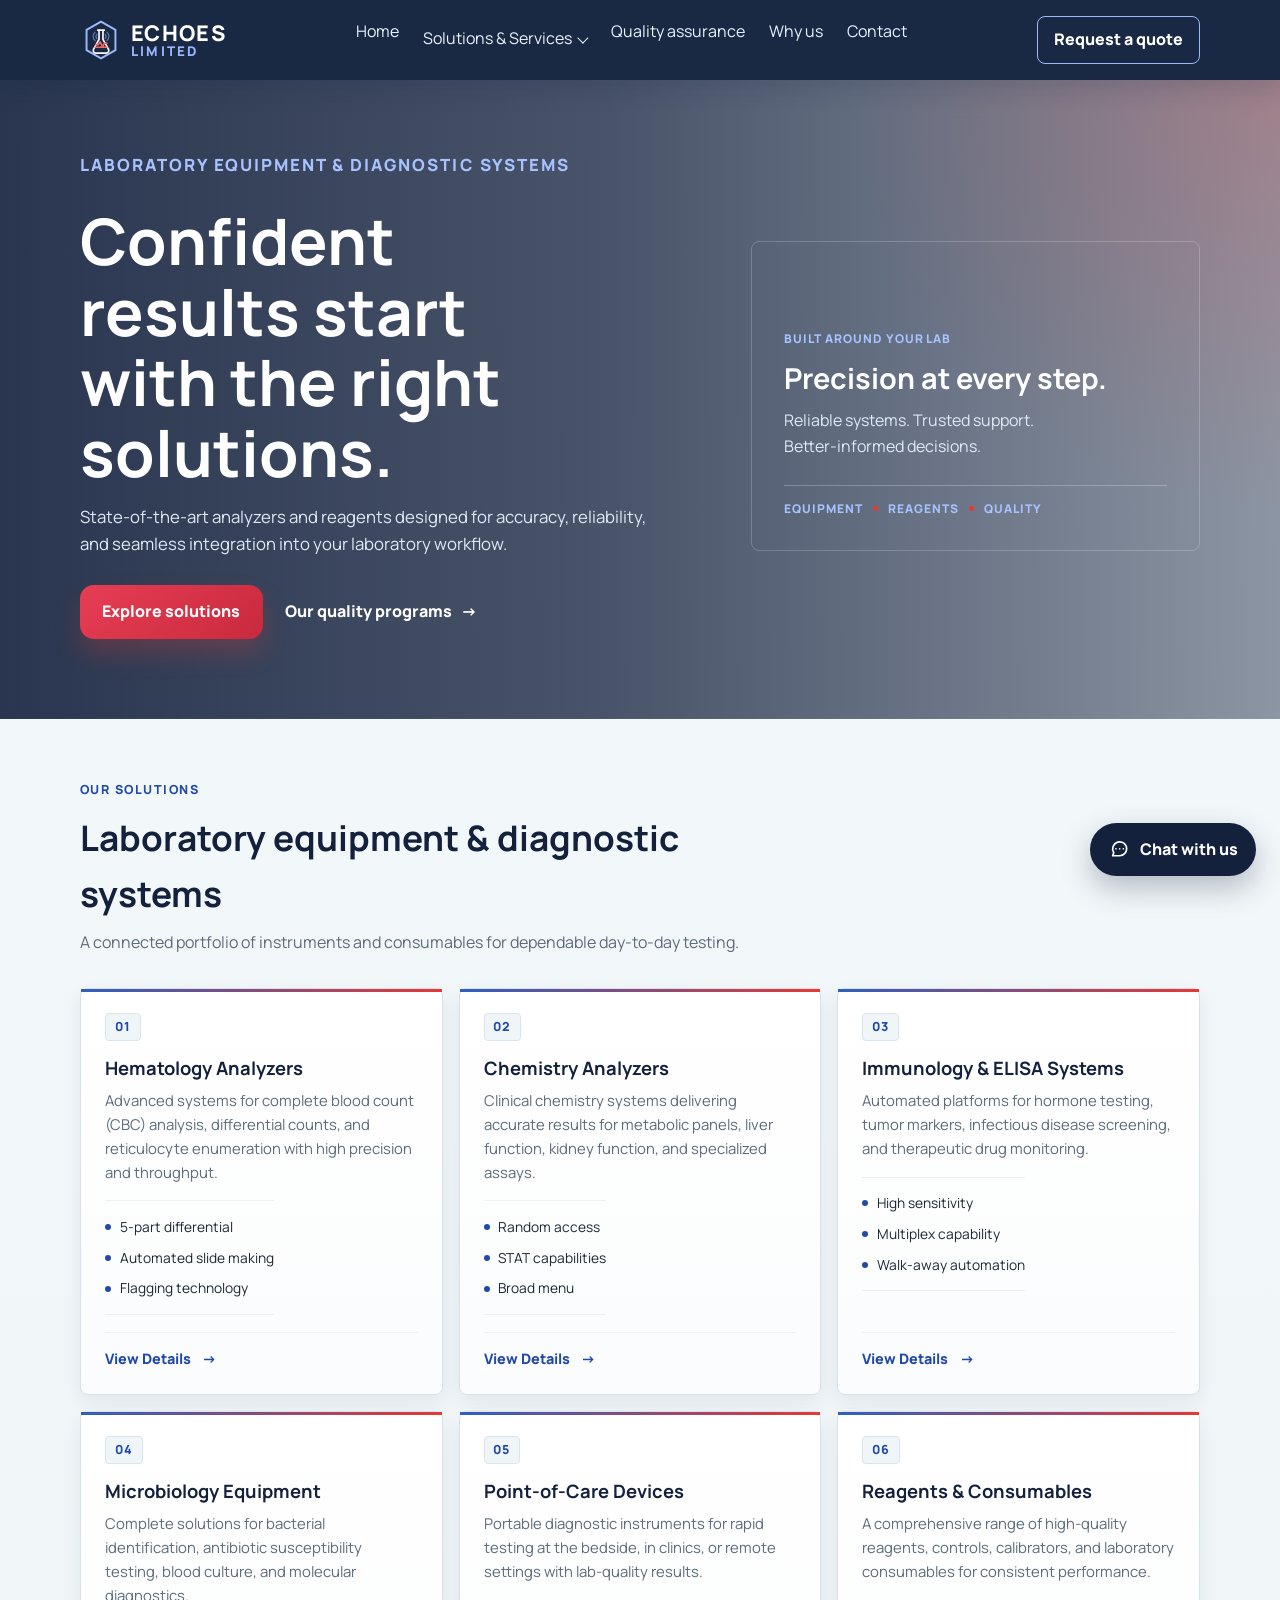
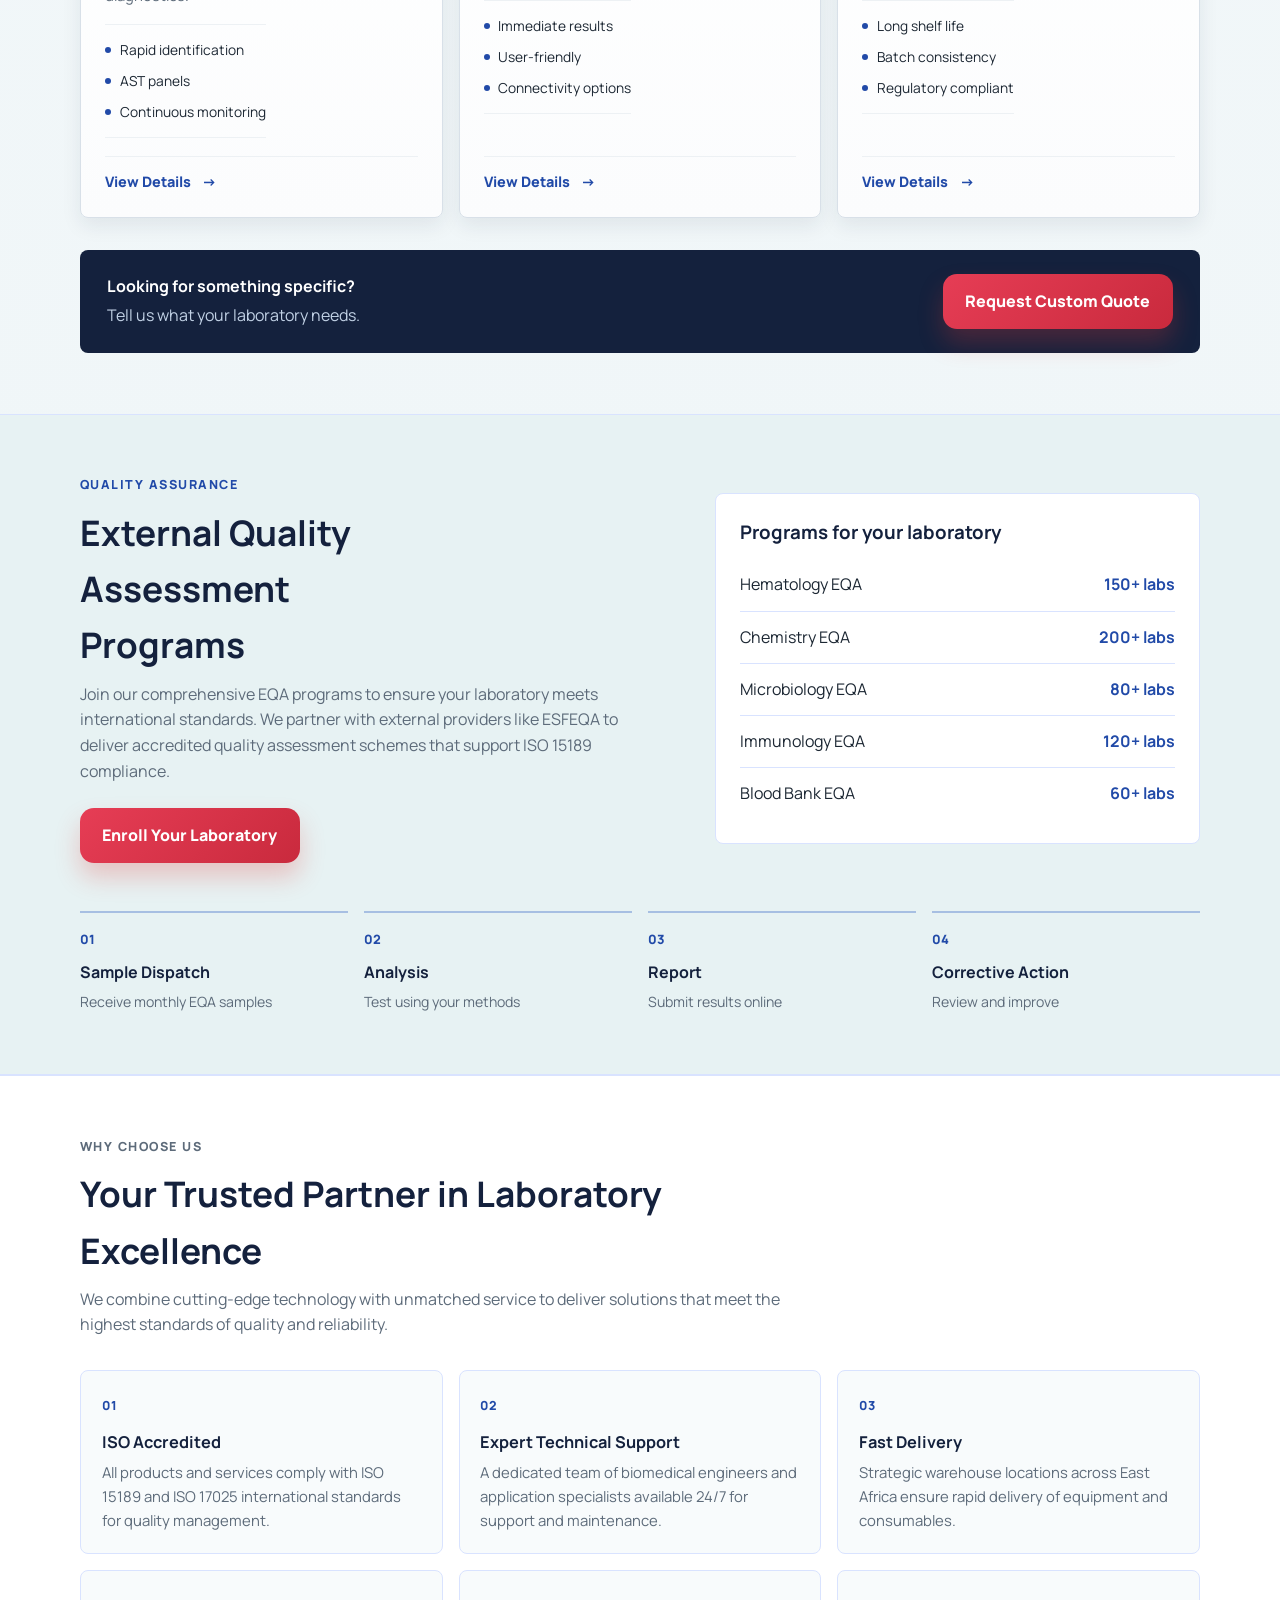
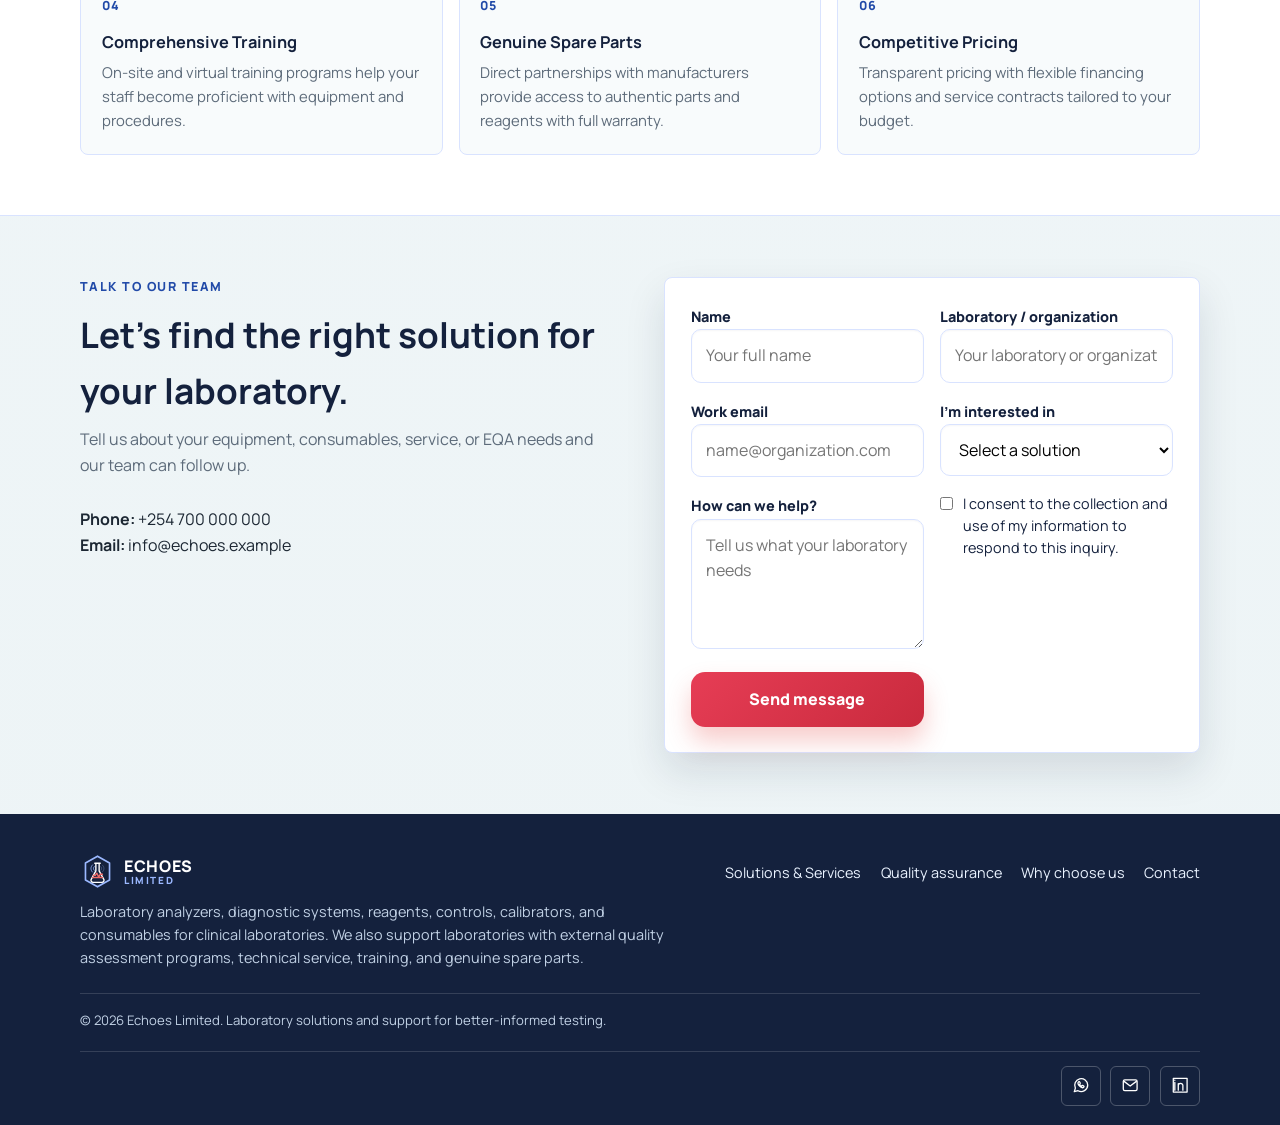
<file: web.html>
<!DOCTYPE html>
<html lang="en">
<head>
<meta charset="UTF-8">
<meta name="viewport" content="width=device-width, initial-scale=1">
<title>Echoes Limited | Laboratory Equipment &amp; Systems</title>
<meta name="description" content="Laboratory equipment, diagnostic systems, reagents, and external quality assessment programs for modern laboratories.">
<link rel="preconnect" href="https://fonts.googleapis.com">
<link rel="preload" as="image" fetchpriority="high" href="https://images.unsplash.com/photo-1581092160562-40aa08e78837?auto=format&amp;fit=crop&amp;w=2400&amp;q=85">
<link href="https://fonts.googleapis.com/css2?family=Manrope:wght@400;600;800&display=swap" rel="stylesheet">
<link rel="stylesheet" href="styles.css">
</head>
<body>
<header>
 <div class="wrap bar">
   <a href="index.html" class="logo"><img class="brand-mark" src="logo-mark.svg" alt=""><span class="brand-name">ECHOES<span>LIMITED</span></span></a>
  <button class="menu" id="menu" type="button" aria-expanded="false" aria-controls="nav">Menu</button>
  <nav id="nav" aria-label="Main">
   <ul>
    <li><a href="index.html">Home</a></li>
   <li class="nav-dropdown"><details>
    <summary>Solutions &amp; Services</summary>
    <ul class="nav-submenu">
     <li><a href="solutions.html">All Solutions</a></li>
   <li><a href="solutions.html#technical-consulting">Technical Consulting</a></li>
   <li><a href="solutions.html#executive-corporate-training">Executive Corporate Training</a></li>
   <li><a href="solutions.html#rca-resources">RCA Resources</a></li>
    </ul>
   </details></li>
    <li><a href="quality.html">Quality assurance</a></li>
    <li><a href="why-us.html">Why us</a></li>
    <li><a href="contact.html">Contact</a></li>
   </ul>
  </nav>
    <a class="header-cta" href="contact.html">Request a quote</a>
 </div>
</header>

<main>
<section class="hero photo-hero web-hero" id="home">
 <div class="wrap hero-layout">
    <div class="hero-copy">
     <p class="eyebrow">Laboratory equipment &amp; diagnostic systems</p>
     <h1>Confident results start with the right solutions.</h1>
     <p>State-of-the-art analyzers and reagents designed for accuracy, reliability, and seamless integration into your laboratory workflow.</p>
     <div class="hero-actions">
        <a class="btn" href="solutions.html">Explore solutions</a>
        <a class="hero-link" href="quality.html">Our quality programs <span aria-hidden="true">&#8594;</span></a>
     </div>
    </div>
    <div class="hero-panel" aria-label="Laboratory diagnostics support">
     <span class="hero-panel-label">Built around your lab</span>
     <strong>Precision at every step.</strong>
     <span>Reliable systems. Trusted support. Better-informed decisions.</span>
     <div class="hero-panel-rule"></div>
     <span class="hero-panel-footer">EQUIPMENT <i></i> REAGENTS <i></i> QUALITY</span>
    </div>
 </div>
</section>

<section class="solutions-section" id="solutions">
 <div class="wrap">
    <div class="section-heading">
     <p class="eyebrow">Our solutions</p>
     <h2>Laboratory equipment &amp; diagnostic systems</h2>
     <p class="sub">A connected portfolio of instruments and consumables for dependable day-to-day testing.</p>
    </div>
    <div class="solution-grid">
     <article class="solution-card"><span class="solution-number">01</span><h3>Hematology Analyzers</h3><p>Advanced systems for complete blood count (CBC) analysis, differential counts, and reticulocyte enumeration with high precision and throughput.</p><ul><li>5-part differential</li><li>Automated slide making</li><li>Flagging technology</li></ul><a class="text-link solution-detail" href="#contact" data-interest="Hematology Analyzers">View Details <span aria-hidden="true">&#8594;</span></a></article>
     <article class="solution-card"><span class="solution-number">02</span><h3>Chemistry Analyzers</h3><p>Clinical chemistry systems delivering accurate results for metabolic panels, liver function, kidney function, and specialized assays.</p><ul><li>Random access</li><li>STAT capabilities</li><li>Broad menu</li></ul><a class="text-link solution-detail" href="#contact" data-interest="Chemistry Analyzers">View Details <span aria-hidden="true">&#8594;</span></a></article>
     <article class="solution-card"><span class="solution-number">03</span><h3>Immunology &amp; ELISA Systems</h3><p>Automated platforms for hormone testing, tumor markers, infectious disease screening, and therapeutic drug monitoring.</p><ul><li>High sensitivity</li><li>Multiplex capability</li><li>Walk-away automation</li></ul><a class="text-link solution-detail" href="#contact" data-interest="Immunology &amp; ELISA Systems">View Details <span aria-hidden="true">&#8594;</span></a></article>
     <article class="solution-card"><span class="solution-number">04</span><h3>Microbiology Equipment</h3><p>Complete solutions for bacterial identification, antibiotic susceptibility testing, blood culture, and molecular diagnostics.</p><ul><li>Rapid identification</li><li>AST panels</li><li>Continuous monitoring</li></ul><a class="text-link solution-detail" href="#contact" data-interest="Microbiology Equipment">View Details <span aria-hidden="true">&#8594;</span></a></article>
     <article class="solution-card"><span class="solution-number">05</span><h3>Point-of-Care Devices</h3><p>Portable diagnostic instruments for rapid testing at the bedside, in clinics, or remote settings with lab-quality results.</p><ul><li>Immediate results</li><li>User-friendly</li><li>Connectivity options</li></ul><a class="text-link solution-detail" href="#contact" data-interest="Point-of-Care Devices">View Details <span aria-hidden="true">&#8594;</span></a></article>
     <article class="solution-card"><span class="solution-number">06</span><h3>Reagents &amp; Consumables</h3><p>A comprehensive range of high-quality reagents, controls, calibrators, and laboratory consumables for consistent performance.</p><ul><li>Long shelf life</li><li>Batch consistency</li><li>Regulatory compliant</li></ul><a class="text-link solution-detail" href="#contact" data-interest="Reagents &amp; Consumables">View Details <span aria-hidden="true">&#8594;</span></a></article>
    </div>
    <div class="quote-strip"><div><strong>Looking for something specific?</strong><span>Tell us what your laboratory needs.</span></div><a class="btn" href="#contact" data-interest="Custom quote">Request Custom Quote</a></div>
 </div>
</section>

<section class="quality-section" id="quality">
 <div class="wrap quality-layout">
    <div class="quality-copy"><p class="eyebrow">Quality assurance</p><h2>External Quality Assessment Programs</h2><p>Join our comprehensive EQA programs to ensure your laboratory meets international standards. We partner with external providers like ESFEQA to deliver accredited quality assessment schemes that support ISO 15189 compliance.</p><a class="btn" href="#contact" data-interest="EQA enrollment">Enroll Your Laboratory</a></div>
    <div class="eqa-panel"><h3>Programs for your laboratory</h3><ul class="eqa-list"><li><span>Hematology EQA</span><strong>150+ labs</strong></li><li><span>Chemistry EQA</span><strong>200+ labs</strong></li><li><span>Microbiology EQA</span><strong>80+ labs</strong></li><li><span>Immunology EQA</span><strong>120+ labs</strong></li><li><span>Blood Bank EQA</span><strong>60+ labs</strong></li></ul></div>
 </div>
 <div class="wrap eqa-steps" aria-label="EQA process"><div><span>01</span><strong>Sample dispatch</strong><p>Receive monthly EQA samples</p></div><div><span>02</span><strong>Analysis</strong><p>Test using your methods</p></div><div><span>03</span><strong>Report</strong><p>Submit results online</p></div><div><span>04</span><strong>Corrective action</strong><p>Review and improve</p></div></div>
</section>

<section class="why" id="why">
 <div class="wrap">
    <div class="section-heading"><p class="eyebrow">Why choose us</p><h2>Your Trusted Partner in Laboratory Excellence</h2><p class="sub">We combine cutting-edge technology with unmatched service to deliver solutions that meet the highest standards of quality and reliability.</p></div>
    <div class="benefit-grid">
     <article><span>01</span><h3>ISO Accredited</h3><p>All products and services comply with ISO 15189 and ISO 17025 international standards for quality management.</p></article>
     <article><span>02</span><h3>Expert Technical Support</h3><p>A dedicated team of biomedical engineers and application specialists available 24/7 for support and maintenance.</p></article>
     <article><span>03</span><h3>Fast Delivery</h3><p>Strategic warehouse locations across East Africa ensure rapid delivery of equipment and consumables.</p></article>
     <article><span>04</span><h3>Comprehensive Training</h3><p>On-site and virtual training programs help your staff become proficient with equipment and procedures.</p></article>
     <article><span>05</span><h3>Genuine Spare Parts</h3><p>Direct partnerships with manufacturers provide access to authentic parts and reagents with full warranty.</p></article>
     <article><span>06</span><h3>Competitive Pricing</h3><p>Transparent pricing with flexible financing options and service contracts tailored to your budget.</p></article>
  </div>
 </div>
</section>

<section id="contact">
 <div class="wrap contact">
  <div>
    <p class="eyebrow">Talk to our team</p>
    <h2>Let's find the right solution for your laboratory.</h2>
    <p class="sub">Tell us about your equipment, consumables, service, or EQA needs and our team can follow up.</p>
    <p><strong>Phone:</strong> +254 700 000 000</p>
    <p><strong>Email:</strong> info@echoes.example</p>
  </div>
  <form id="contactForm">
   <div><label for="name">Name</label><input id="name" name="name" autocomplete="name" placeholder="Your full name" required></div>
   <div><label for="lab">Laboratory / organization</label><input id="lab" name="organization" autocomplete="organization" placeholder="Your laboratory or organization"></div>
   <div><label for="email">Work email</label><input id="email" name="email" type="email" autocomplete="email" placeholder="name@organization.com" required></div>
    <div><label for="interest">I'm interested in</label><select id="interest" name="interest"><option value="">Select a solution</option><option>Hematology Analyzers</option><option>Chemistry Analyzers</option><option>Immunology &amp; ELISA Systems</option><option>Microbiology Equipment</option><option>Point-of-Care Devices</option><option>Reagents &amp; Consumables</option><option>EQA enrollment</option><option>Custom quote</option><option>Other</option></select></div>
   <div><label for="message">How can we help?</label><textarea id="message" name="message" rows="4" placeholder="Tell us what your laboratory needs" required></textarea></div>
   <div class="form-consent"><input id="consent" name="consent" type="checkbox" required><label for="consent">I consent to the collection and use of my information to respond to this inquiry.</label></div>
   <button class="btn" type="submit">Send message</button>
  </form>
 </div>
</section>
</main>

<footer>
 <div class="wrap footer-content">
  <div class="footer-about">
   <a class="footer-brand" href="#home"><img class="brand-mark" src="logo-mark.svg" alt=""><span class="brand-name">ECHOES<span>LIMITED</span></span></a>
   <p>Laboratory analyzers, diagnostic systems, reagents, controls, calibrators, and consumables for clinical laboratories. We also support laboratories with external quality assessment programs, technical service, training, and genuine spare parts.</p>
  </div>
  <nav class="footer-links" aria-label="Footer navigation">
   <a href="solutions.html">Solutions &amp; Services</a>
   <a href="quality.html">Quality assurance</a>
   <a href="why-us.html">Why choose us</a>
   <a href="contact.html">Contact</a>
  </nav>
  <p class="footer-meta">&copy; <span id="yr"></span> Echoes Limited. Laboratory solutions and support for better-informed testing.</p>
 </div>
 <div class="wrap footer-social-row">
  <nav class="social-links" aria-label="Social and contact links">
    <a href="https://wa.me/254700000000" aria-label="WhatsApp" title="WhatsApp" target="_blank" rel="noopener noreferrer"><svg viewBox="0 0 24 24" aria-hidden="true"><path d="M20.5 11.8a8.5 8.5 0 0 1-12.6 7.4L3 20.5l1.4-4.7A8.5 8.5 0 1 1 20.5 11.8Z"/><path d="M8.4 7.8c.2-.4.4-.4.7-.4h.5c.2 0 .4.1.5.4l.7 1.7c.1.2.1.4-.1.6l-.6.7c-.2.2-.2.4 0 .6.4.7 1.1 1.4 1.8 1.8.2.1.4.1.6-.1l.7-.8c.2-.2.4-.2.6-.1l1.6.8c.2.1.3.3.3.5 0 .3-.2 1.1-.7 1.4-.5.4-1.1.5-1.8.3-.8-.2-1.8-.7-2.9-1.7-1.3-1.1-2.1-2.4-2.4-3.3-.3-.9-.1-1.8.5-2.4Z"/></svg></a>
    <a href="mailto:info@echoes.example" aria-label="Email Echoes Limited" title="Email"><svg viewBox="0 0 24 24" aria-hidden="true"><rect x="3" y="5" width="18" height="14" rx="2"/><path d="m4 7 8 6 8-6"/></svg></a>
    <a href="https://www.linkedin.com/search/results/companies/?keywords=Echoes%20Limited" aria-label="Find Echoes Limited on LinkedIn" title="LinkedIn" target="_blank" rel="noopener noreferrer"><svg viewBox="0 0 24 24" aria-hidden="true"><path d="M5 8.5v10M5 5.5v.1M9.5 18.5v-6a3 3 0 0 1 6 0v6M9.5 10v8.5M3 3h18v18H3z"/></svg></a>
   </nav>
 </div>
</footer>
<div id="toast" role="status"></div>

<script>
const menu = document.getElementById("menu");
const nav = document.getElementById("nav");
const interest = document.getElementById("interest");
const contactForm = document.getElementById("contactForm");

function toast(message) {
 const notification = document.getElementById("toast");
 if (!notification) return;
 notification.textContent = message;
 notification.classList.add("show");
 setTimeout(() => notification.classList.remove("show"), 2600);
}

if (menu && nav) {
 menu.addEventListener("click", () => {
  const isOpen = nav.classList.toggle("open");
  menu.setAttribute("aria-expanded", String(isOpen));
 });

 nav.addEventListener("click", event => {
  if (event.target.closest("a")) {
   nav.classList.remove("open");
   menu.setAttribute("aria-expanded", "false");
  }
 });
}

document.querySelectorAll("[data-interest]").forEach(link => {
 link.addEventListener("click", () => {
  if (interest) {
   interest.value = link.dataset.interest;
  }
 });
});

if (contactForm) {
 contactForm.addEventListener("submit", event => {
  event.preventDefault();
  event.target.reset();
  toast("Demo only: this enquiry was not sent.");
 });
}

const year = document.getElementById("yr");
if (year) year.textContent = new Date().getFullYear();
</script>
<script src="chatbot.js" defer></script>
</body>
</html>
</file>
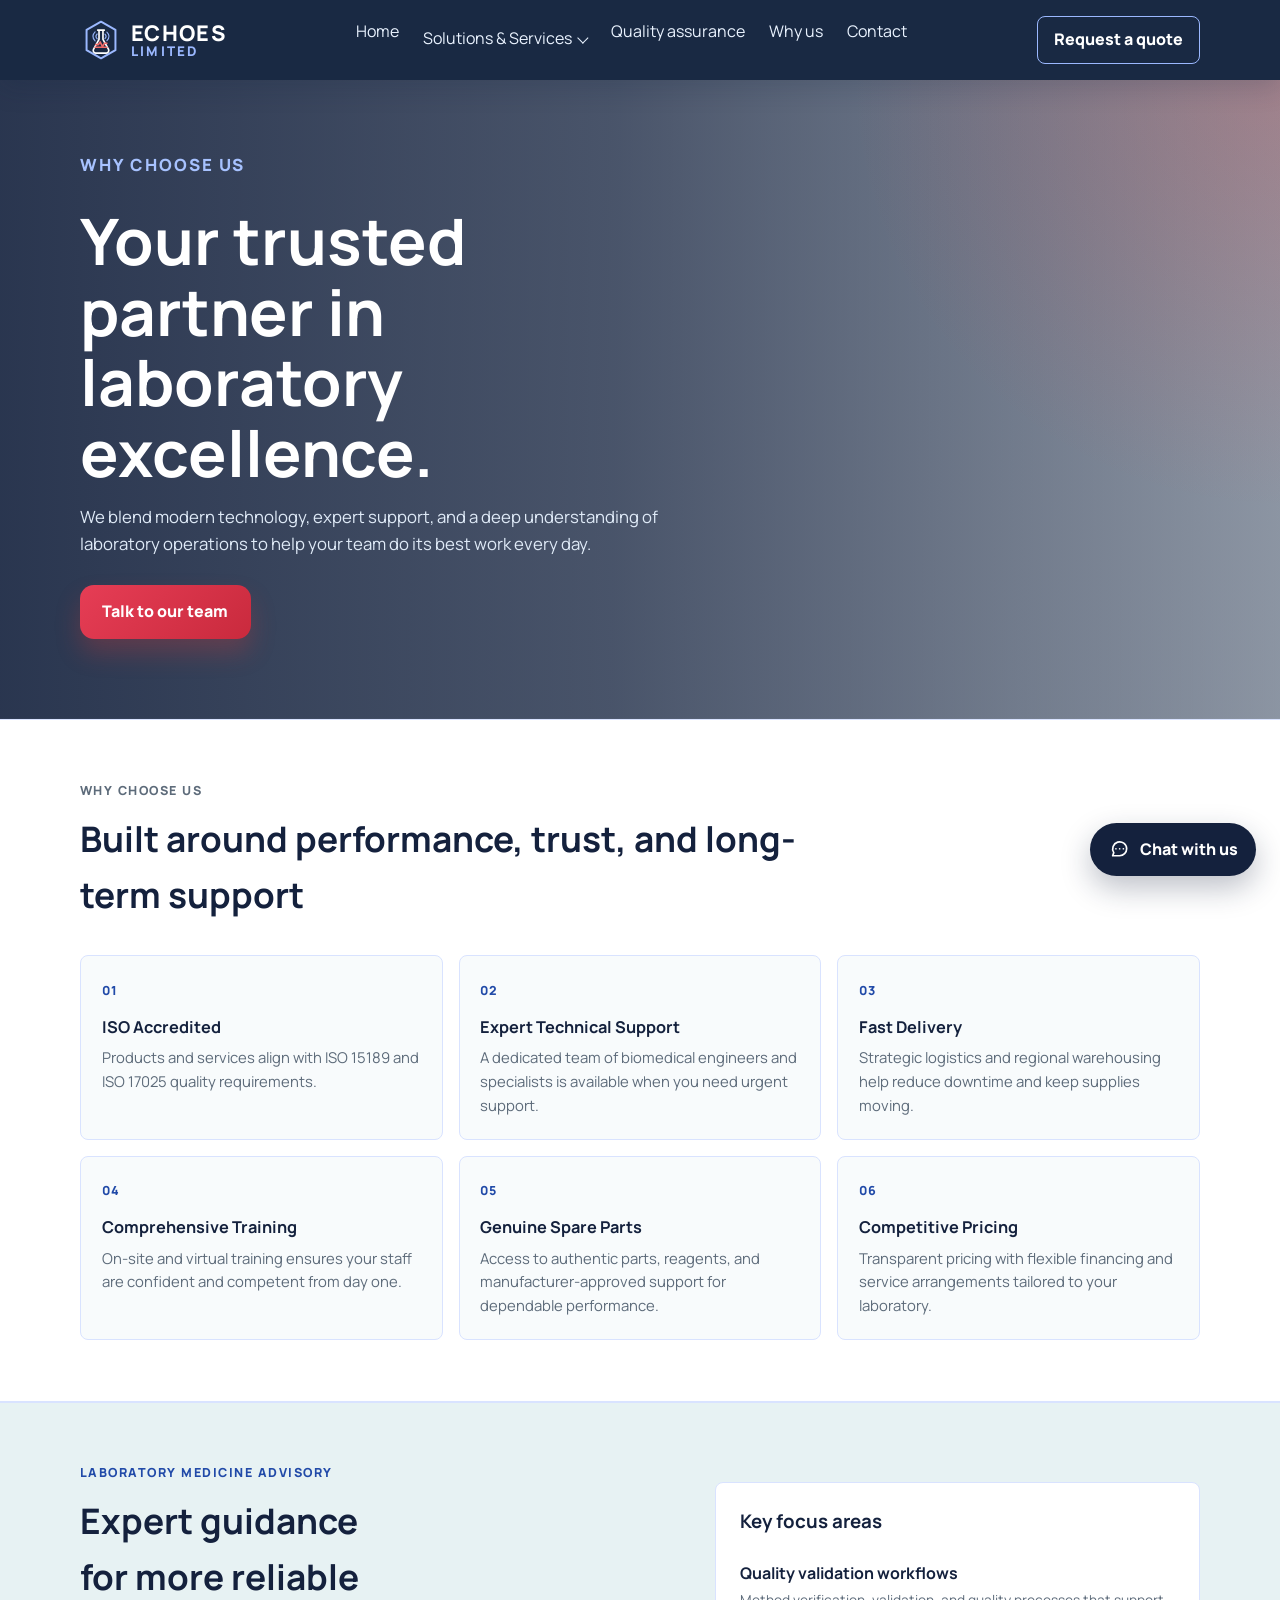
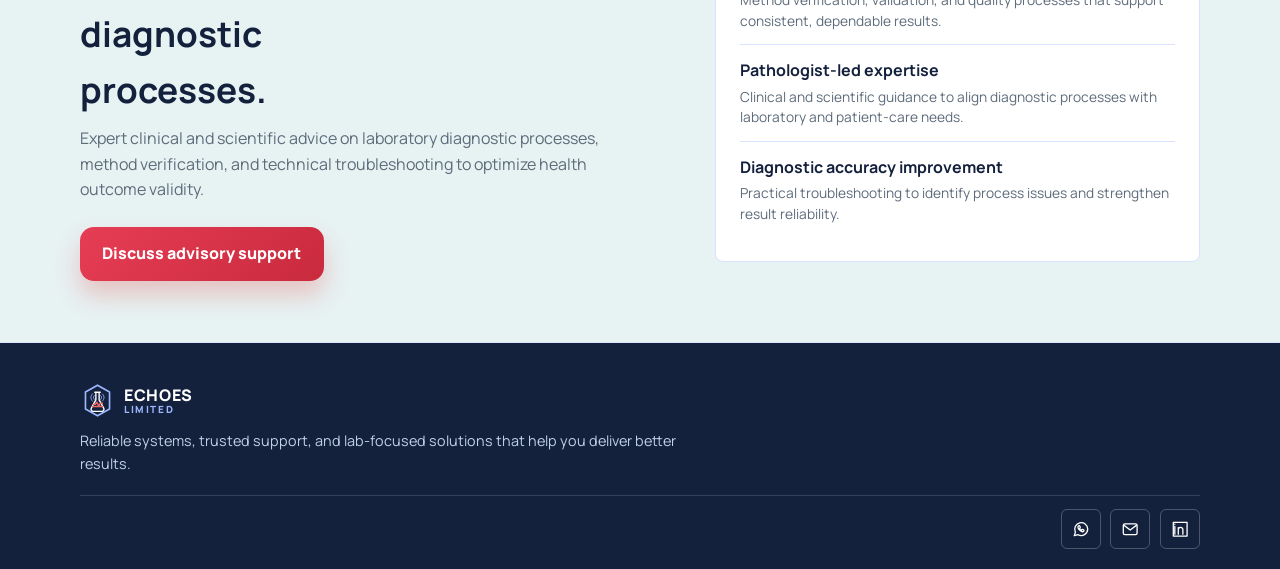
<file: why-us.html>
<!DOCTYPE html>
<html lang="en">
<head>
<meta charset="UTF-8">
<meta name="viewport" content="width=device-width, initial-scale=1">
<title>Echoes Limited | Why Choose Us</title>
<meta name="description" content="Why laboratories choose Echoes Limited for trusted equipment and support.">
<link rel="preconnect" href="https://fonts.googleapis.com">
<link rel="preload" as="image" fetchpriority="high" href="https://images.unsplash.com/photo-1532094349884-543bc11b234d?auto=format&amp;fit=crop&amp;w=2400&amp;q=85">
<link href="https://fonts.googleapis.com/css2?family=Manrope:wght@400;600;800&display=swap" rel="stylesheet">
<link rel="stylesheet" href="styles.css">
</head>
<body>
<header>
 <div class="wrap bar">
  <a href="index.html" class="logo"><img class="brand-mark" src="logo-mark.svg" alt=""><span class="brand-name">ECHOES<span>LIMITED</span></span></a>
  <button class="menu" id="menu" type="button" aria-expanded="false" aria-controls="nav">Menu</button>
  <nav id="nav" aria-label="Main">
   <ul>
    <li><a href="index.html">Home</a></li>
    <li class="nav-dropdown"><details>
     <summary>Solutions &amp; Services</summary>
     <ul class="nav-submenu">
      <li><a href="solutions.html">All Solutions</a></li>
    <li><a href="solutions.html#technical-consulting">Technical Consulting</a></li>
    <li><a href="solutions.html#executive-corporate-training">Executive Corporate Training</a></li>
    <li><a href="solutions.html#rca-resources">RCA Resources</a></li>
     </ul>
    </details></li>
    <li><a href="quality.html">Quality assurance</a></li>
    <li><a href="why-us.html">Why us</a></li>
    <li><a href="contact.html">Contact</a></li>
   </ul>
  </nav>
  <a class="header-cta" href="contact.html">Request a quote</a>
 </div>
</header>

<main>
<section class="hero photo-hero why-hero">
 <div class="wrap">
  <p class="eyebrow">Why choose us</p>
  <h1>Your trusted partner in laboratory excellence.</h1>
  <p>We blend modern technology, expert support, and a deep understanding of laboratory operations to help your team do its best work every day.</p>
  <div class="hero-actions">
   <a class="btn" href="contact.html">Talk to our team</a>
  </div>
 </div>
</section>

<section class="why">
 <div class="wrap">
  <div class="section-heading">
   <p class="eyebrow">Why choose us</p>
   <h2>Built around performance, trust, and long-term support</h2>
  </div>
  <div class="benefit-grid">
   <article><span>01</span><h3>ISO Accredited</h3><p>Products and services align with ISO 15189 and ISO 17025 quality requirements.</p></article>
   <article><span>02</span><h3>Expert Technical Support</h3><p>A dedicated team of biomedical engineers and specialists is available when you need urgent support.</p></article>
   <article><span>03</span><h3>Fast Delivery</h3><p>Strategic logistics and regional warehousing help reduce downtime and keep supplies moving.</p></article>
   <article><span>04</span><h3>Comprehensive Training</h3><p>On-site and virtual training ensures your staff are confident and competent from day one.</p></article>
   <article><span>05</span><h3>Genuine Spare Parts</h3><p>Access to authentic parts, reagents, and manufacturer-approved support for dependable performance.</p></article>
   <article><span>06</span><h3>Competitive Pricing</h3><p>Transparent pricing with flexible financing and service arrangements tailored to your laboratory.</p></article>
  </div>
 </div>
</section>

<section class="quality-section advisory-section" id="laboratory-medicine-advisory">
 <div class="wrap quality-layout">
  <div class="quality-copy">
   <p class="eyebrow">Laboratory Medicine Advisory</p>
   <h2>Expert guidance for more reliable diagnostic processes.</h2>
   <p>Expert clinical and scientific advice on laboratory diagnostic processes, method verification, and technical troubleshooting to optimize health outcome validity.</p>
   <a class="btn" href="contact.html?interest=Laboratory%20Medicine%20Advisory#contact">Discuss advisory support</a>
  </div>
  <div class="eqa-panel advisory-focus">
   <h3>Key focus areas</h3>
   <ul class="eqa-list">
    <li><div><strong>Quality validation workflows</strong><p>Method verification, validation, and quality processes that support consistent, dependable results.</p></div></li>
    <li><div><strong>Pathologist-led expertise</strong><p>Clinical and scientific guidance to align diagnostic processes with laboratory and patient-care needs.</p></div></li>
    <li><div><strong>Diagnostic accuracy improvement</strong><p>Practical troubleshooting to identify process issues and strengthen result reliability.</p></div></li>
   </ul>
  </div>
 </div>
</section>
</main>

<footer>
 <div class="wrap footer-content">
  <div class="footer-about">
  <a class="footer-brand" href="index.html"><img class="brand-mark" src="logo-mark.svg" alt=""><span class="brand-name">ECHOES<span>LIMITED</span></span></a>
   <p>Reliable systems, trusted support, and lab-focused solutions that help you deliver better results.</p>
  </div>
   </div>
   <div class="wrap footer-social-row">
    <nav class="social-links" aria-label="Social and contact links">
     <a href="https://wa.me/254700000000" aria-label="WhatsApp" title="WhatsApp" target="_blank" rel="noopener noreferrer"><svg viewBox="0 0 24 24" aria-hidden="true"><path d="M20.5 11.8a8.5 8.5 0 0 1-12.6 7.4L3 20.5l1.4-4.7A8.5 8.5 0 1 1 20.5 11.8Z"/><path d="M8.4 7.8c.2-.4.4-.4.7-.4h.5c.2 0 .4.1.5.4l.7 1.7c.1.2.1.4-.1.6l-.6.7c-.2.2-.2.4 0 .6.4.7 1.1 1.4 1.8 1.8.2.1.4.1.6-.1l.7-.8c.2-.2.4-.2.6-.1l1.6.8c.2.1.3.3.3.5 0 .3-.2 1.1-.7 1.4-.5.4-1.1.5-1.8.3-.8-.2-1.8-.7-2.9-1.7-1.3-1.1-2.1-2.4-2.4-3.3-.3-.9-.1-1.8.5-2.4Z"/></svg></a>
     <a href="mailto:info@echoes.example" aria-label="Email Echoes Limited" title="Email"><svg viewBox="0 0 24 24" aria-hidden="true"><rect x="3" y="5" width="18" height="14" rx="2"/><path d="m4 7 8 6 8-6"/></svg></a>
     <a href="https://www.linkedin.com/search/results/companies/?keywords=Echoes%20Limited" aria-label="Find Echoes Limited on LinkedIn" title="LinkedIn" target="_blank" rel="noopener noreferrer"><svg viewBox="0 0 24 24" aria-hidden="true"><path d="M5 8.5v10M5 5.5v.1M9.5 18.5v-6a3 3 0 0 1 6 0v6M9.5 10v8.5M3 3h18v18H3z"/></svg></a>
    </nav>
 </div>
</footer>
<div id="toast" role="status"></div>
<script>
const menu = document.getElementById("menu");
const nav = document.getElementById("nav");

if (menu && nav) {
 menu.addEventListener("click", () => {
  const isOpen = nav.classList.toggle("open");
  menu.setAttribute("aria-expanded", String(isOpen));
 });

 nav.addEventListener("click", event => {
  if (event.target.closest("a")) {
   nav.classList.remove("open");
   menu.setAttribute("aria-expanded", "false");
  }
 });
}
</script>
<script src="chatbot.js" defer></script>
</body>
</html>
</file>
<file: styles.css>
:root {
	--navy: #14213d;
	--navy2: #1d3557;
	--teal: #2f5fbf;
	--teal-d: #214aa8;
	--bg: #f4f7ff;
	--card: #ffffff;
	--ink: #1c2733;
	--mute: #5d6b7a;
	--line: #d9e3ff;
	--coral: #e53935;
	--r: 14px;
	--shadow: 0 18px 40px rgba(20, 33, 61, .12);
}

/* ==========================================
   RESET & BASE STYLES
   ========================================== */
* {
	box-sizing: border-box;
	margin: 0;
	padding: 0;
}

html {
	scroll-behavior: smooth;
}

body {
	font-family: 'Manrope', system-ui, -apple-system, 'Segoe UI', sans-serif;
	background: linear-gradient(180deg, #f3f8fa 0%, #edf4f6 100%);
	color: var(--ink);
	line-height: 1.6;
}

a {
	color: inherit;
	text-decoration: none;
}

:focus-visible {
	outline: 3px solid var(--coral);
	outline-offset: 2px;
}

.wrap {
	width: min(1120px, 92%);
	margin-inline: auto;
}

/* ==========================================
   HEADER & TOP NAVIGATION
   ========================================== */
header {
	background: rgba(18, 35, 61, .97);
	color: #fff;
	position: sticky;
	top: 0;
	z-index: 10;
	box-shadow: 0 8px 24px rgba(18, 35, 61, .18);
}

.bar {
	display: flex;
	align-items: center;
	justify-content: space-between;
	gap: 1rem;
	padding: 1rem 0;
}

.logo {
	display: inline-flex;
	align-items: center;
	gap: .6rem;
	font-weight: 800;
	font-size: 1.35rem;
	letter-spacing: .06em;
}

.brand-mark {
	width: 2.6rem;
	height: 2.6rem;
	flex: 0 0 auto;
}

.brand-name {
	display: grid;
	gap: .12rem;
	line-height: 1;
}

.brand-name > span {
	color: #9bb8ff;
	font-size: .62em;
	letter-spacing: .16em;
}

nav ul {
	display: flex;
	gap: 1.5rem;
	list-style: none;
}

nav a,
nav summary {
	padding: .45rem 0;
	border-bottom: 2px solid transparent;
	color: #eaf3ff;
	transition: border-color .2s ease, color .2s ease;
}

nav a:hover,
nav summary:hover {
	border-color: #9bb8ff;
	color: #fff;
}

nav summary {
	display: block;
	cursor: pointer;
	list-style: none;
}

nav summary::-webkit-details-marker {
	display: none;
}

nav summary::after {
	content: "";
	display: inline-block;
	width: .42rem;
	height: .42rem;
	margin: 0 0 .18rem .45rem;
	border-right: 1.5px solid currentColor;
	border-bottom: 1.5px solid currentColor;
	transform: rotate(45deg);
	transition: transform .2s ease;
}

nav .nav-dropdown details[open] > summary::after {
	transform: rotate(225deg);
}

nav .nav-dropdown {
	position: relative;
}

nav .nav-submenu {
	display: none;
	position: absolute;
	top: calc(100% + .55rem);
	left: -.65rem;
	min-width: 250px;
	padding: .45rem;
	border: 1px solid rgba(255, 255, 255, .14);
	border-radius: 6px;
	background: var(--navy2);
	box-shadow: 0 12px 24px rgba(18, 35, 61, .24);
	flex-direction: column;
	gap: .15rem;
	z-index: 12;
}

nav .nav-dropdown details[open] > .nav-submenu {
	display: flex;
}

nav .nav-submenu a {
	display: block;
	padding: .6rem .7rem;
	border: 0;
	border-radius: 4px;
	white-space: nowrap;
}

nav .nav-submenu a:hover {
	background: rgba(255, 255, 255, .08);
}

.cart {
	background: linear-gradient(135deg, var(--teal), #385fcf);
	color: #fff;
	border: 0;
	border-radius: 999px;
	padding: .7rem 1.1rem;
	font: inherit;
	font-weight: 800;
	cursor: pointer;
	box-shadow: 0 12px 22px rgba(47, 95, 191, .28);
	transition: transform .2s ease, box-shadow .2s ease;
}

.cart:hover {
	transform: translateY(-1px);
	box-shadow: 0 16px 28px rgba(47, 95, 191, .34);
}

.cart b {
	background: var(--coral);
	border-radius: 999px;
	padding: 0 .55rem;
	margin-left: .45rem;
	display: inline-block;
	min-width: 1.5rem;
	text-align: center;
}

.menu {
	display: none;
	background: none;
	border: 1px solid #9bb8ff;
	color: #fff;
	border-radius: 8px;
	padding: .5rem .8rem;
	font: inherit;
	cursor: pointer;
}

/* ==========================================
   HERO & SEARCH
   ========================================== */
.hero {
	background: linear-gradient(135deg, var(--navy) 0%, #1f3c77 48%, #3d4a8f 100%);
	color: #fff;
	padding: 4.5rem 0 5rem;
	position: relative;
	overflow: hidden;
}

.home-hero {
	--hero-photo: url("https://images.unsplash.com/photo-1579154204601-01588f351e67?auto=format&fit=crop&w=2400&q=85");
}

.solutions-hero {
	--hero-photo: url("https://images.unsplash.com/photo-1581093588401-fbb62a02f120?auto=format&fit=crop&w=2400&q=85");
}

.quality-hero {
	--hero-photo: url("https://images.unsplash.com/photo-1576086213369-97a306d36557?auto=format&fit=crop&w=2400&q=85");
}

.why-hero {
	--hero-photo: url("https://images.unsplash.com/photo-1532094349884-543bc11b234d?auto=format&fit=crop&w=2400&q=85");
}

.contact-hero {
	--hero-photo: url("https://images.unsplash.com/photo-1582719471384-894fbb16e074?auto=format&fit=crop&w=2400&q=85");
}

.web-hero {
	--hero-photo: url("https://images.unsplash.com/photo-1581092160562-40aa08e78837?auto=format&fit=crop&w=2400&q=85");
}

.photo-hero {
	background-image: linear-gradient(90deg, rgba(20, 33, 61, .9) 0%, rgba(20, 33, 61, .76) 48%, rgba(20, 33, 61, .46) 100%), var(--hero-photo);
	background-position: center, center 43%;
	background-size: cover;
	background-repeat: no-repeat;
}

.hero::before {
	content: "";
	position: absolute;
	inset: 0;
	background: radial-gradient(circle at top right, rgba(229, 57, 53, .22), transparent 30%);
	pointer-events: none;
}

.hero .wrap {
	position: relative;
	z-index: 1;
}

.hero h1 {
	font-size: clamp(2.2rem, 5vw, 4rem);
	line-height: 1.1;
	max-width: 14ch;
	margin-bottom: 1rem;
}

.hero p {
	max-width: 58ch;
	margin: 0 0 1.7rem;
	color: #dfeaf7;
	font-size: 1.05rem;
}

.search {
	display: flex;
	max-width: 560px;
	gap: .75rem;
}

.search input {
	flex: 1;
	padding: 1rem 1.1rem;
	border: 1px solid rgba(255, 255, 255, .2);
	border-radius: var(--r);
	font: inherit;
	background: rgba(255, 255, 255, .96);
	box-shadow: 0 10px 26px rgba(10, 19, 30, .14);
}

.btn {
	display: inline-block;
	background: linear-gradient(135deg, #e63d55, #c92a3d);
	color: #fff;
	border: 0;
	border-radius: var(--r);
	padding: .9rem 1.4rem;
	font: inherit;
	font-weight: 800;
	cursor: pointer;
	box-shadow: 0 14px 24px rgba(229, 57, 53, .25);
	transition: transform .2s ease, filter .2s ease;
}

.btn:hover {
	filter: brightness(1.06);
	transform: translateY(-1px);
}

/* ==========================================
   DIAGNOSTICS SOLUTIONS LANDING PAGE
   ========================================== */
.header-cta {
	display: inline-block;
	padding: .65rem 1rem;
	border: 1px solid #9bb8ff;
	border-radius: 8px;
	color: #fff;
	font-weight: 800;
	white-space: nowrap;
	transition: background .2s ease, color .2s ease;
}

.header-cta:hover {
	background: #9bb8ff;
	color: var(--navy);
}

.hero-layout {
	display: grid;
	grid-template-columns: 1.15fr .85fr;
	align-items: center;
	gap: 4rem;
}

.hero .eyebrow {
	color: #a7c2ff;
}

.hero-copy h1 {
	max-width: 12ch;
}

.hero-actions {
	display: flex;
	align-items: center;
	flex-wrap: wrap;
	gap: 1.4rem;
}

.hero-link,
.text-link {
	font-weight: 800;
}

.hero-link {
	color: #fff;
}

.hero-link span,
.text-link span {
	margin-left: .35rem;
}

.hero-panel {
	min-height: 310px;
	padding: 2rem;
	border: 1px solid rgba(255, 255, 255, .2);
	border-radius: 8px;
	background: transparent;
	display: flex;
	flex-direction: column;
	justify-content: flex-end;
	gap: .8rem;
}

.hero-panel-label,
.hero-panel-footer {
	color: #a7c2ff;
	font-size: .75rem;
	font-weight: 800;
	letter-spacing: .08em;
	text-transform: uppercase;
}

.hero-panel strong {
	font-size: 1.8rem;
	line-height: 1.2;
}

.hero-panel > span:not(.hero-panel-label):not(.hero-panel-footer) {
	max-width: 30ch;
	color: #dfeaf7;
}

.hero-panel-rule {
	width: 100%;
	height: 1px;
	margin-top: .8rem;
	background: rgba(255, 255, 255, .25);
}

.hero-panel-footer i {
	display: inline-block;
	width: 5px;
	height: 5px;
	margin: 0 .45rem .12rem;
	border-radius: 50%;
	background: #e53935;
}

.section-heading {
	max-width: 720px;
	margin-bottom: 2rem;
}

.section-heading .eyebrow,
.quality-copy .eyebrow,
.contact .eyebrow {
	margin-bottom: .6rem;
}

.solution-grid {
	display: grid;
	grid-template-columns: repeat(3, minmax(0, 1fr));
	gap: 1rem;
}

.solution-card {
	position: relative;
	min-height: min(360px, calc(100vh - 8rem));
	padding: 1.5rem;
	border: 1px solid #d8e0e8;
	border-radius: 8px;
	background: linear-gradient(180deg, #fff 0%, #fbfcfd 100%);
	display: flex;
	flex-direction: column;
	align-items: flex-start;
	box-shadow: 0 8px 20px rgba(20, 33, 61, .08);
	transition: transform .2s ease, box-shadow .2s ease;
}

.solution-card::before {
	content: "";
	position: absolute;
	inset: 0 0 auto;
	height: 3px;
	background: linear-gradient(90deg, var(--teal), var(--coral));
}

.solution-card:hover {
	transform: translateY(-4px);
	border-color: #bdcbd6;
	box-shadow: 0 16px 32px rgba(20, 33, 61, .14);
}

.solution-number,
.benefit-grid article > span {
	color: var(--teal-d);
	font-size: .78rem;
	font-weight: 800;
	letter-spacing: .08em;
}

.solution-number {
	display: inline-flex;
	align-items: center;
	min-height: 1.75rem;
	padding: .2rem .55rem;
	border: 1px solid #d9e5ec;
	border-radius: 4px;
	background: #f0f5f7;
}

.solution-card h3 {
	margin: .9rem 0 .55rem;
	color: var(--navy);
	font-size: 1.15rem;
	line-height: 1.35;
}

.solution-card p,
.benefit-grid p {
	color: var(--mute);
	font-size: .93rem;
}

.solution-card ul {
	margin: 1rem 0 1.1rem;
	padding: .9rem 0;
	border-block: 1px solid #edf1f4;
	list-style: none;
	display: grid;
	gap: .55rem;
}

.solution-card li {
	color: var(--ink);
	font-size: .86rem;
}

.solution-card li::before {
	content: "";
	display: inline-block;
	width: 6px;
	height: 6px;
	margin: 0 .55rem .12rem 0;
	border-radius: 50%;
	background: var(--teal-d);
}

.solution-detail {
	display: inline-flex;
	align-items: center;
	gap: .35rem;
	width: 100%;
	padding-top: .85rem;
	border-top: 1px solid #edf1f4;
	font-size: .9rem;
}

.solution-detail span {
	transition: transform .2s ease;
}

.solution-detail:hover span {
	transform: translateX(3px);
}

.text-link {
	margin-top: auto;
	color: var(--teal-d);
}

.text-link:hover {
	color: var(--coral);
}

.quote-strip {
	margin-top: 2rem;
	padding: 1.5rem 1.7rem;
	border-radius: 8px;
	background: var(--navy);
	color: #fff;
	display: flex;
	align-items: center;
	justify-content: space-between;
	gap: 1.5rem;
}

.quote-strip > div {
	display: grid;
	gap: .2rem;
}

.quote-strip > div span {
	color: #c1d1e5;
}

.services-section {
	background: #eef4f5;
	border-block: 1px solid var(--line);
}

.service-list {
	border-top: 1px solid var(--line);
}

.service-item {
	display: grid;
	grid-template-columns: 10rem minmax(0, 1fr) auto;
	align-items: center;
	gap: 2rem;
	padding: 2rem 0;
	border-bottom: 1px solid var(--line);
	scroll-margin-top: 6rem;
}

.service-index {
	color: var(--teal-d);
	font-size: .75rem;
	font-weight: 800;
	letter-spacing: .08em;
}

.service-copy h3 {
	margin-bottom: .55rem;
	color: var(--navy);
	font-size: 1.25rem;
}

.service-copy p {
	max-width: 68ch;
	color: var(--mute);
	font-size: .94rem;
}

.service-points {
	display: flex;
	flex-wrap: wrap;
	gap: .5rem 1.25rem;
	margin-top: .85rem;
	list-style: none;
}

.service-points li {
	color: var(--ink);
	font-size: .86rem;
}

.service-points li::before {
	content: "";
	display: inline-block;
	width: 6px;
	height: 6px;
	margin: 0 .5rem .12rem 0;
	border-radius: 50%;
	background: var(--coral);
}

.service-link {
	white-space: nowrap;
}

.quality-section {
	background: #e7f2f3;
	border-block: 1px solid var(--line);
}

.quality-layout {
	display: grid;
	grid-template-columns: 1fr .85fr;
	align-items: center;
	gap: 4rem;
}

.quality-copy h2 {
	max-width: 14ch;
}

.quality-copy > p:not(.eyebrow) {
	max-width: 62ch;
	margin-bottom: 1.5rem;
	color: var(--mute);
}

.eqa-panel {
	padding: 1.5rem;
	border: 1px solid var(--line);
	border-radius: 8px;
	background: #fff;
}

.eqa-panel h3 {
	margin-bottom: .7rem;
	color: var(--navy);
}

.eqa-list {
	padding: 0;
	list-style: none;
}

.eqa-list li {
	padding: .8rem 0;
	border-bottom: 1px solid var(--line);
	display: flex;
	justify-content: space-between;
	gap: 1rem;
}

.eqa-list li:last-child {
	border-bottom: 0;
}

.advisory-focus li {
	display: block;
}

.advisory-focus li strong {
	display: block;
	margin-bottom: .2rem;
	color: var(--navy);
}

.advisory-focus li p {
	color: var(--mute);
	font-size: .86rem;
	line-height: 1.5;
}

.eqa-list strong {
	color: var(--teal-d);
	white-space: nowrap;
}

.eqa-steps {
	margin-top: 3rem;
	display: grid;
	grid-template-columns: repeat(4, minmax(0, 1fr));
	gap: 1rem;
}

.eqa-steps > div {
	padding-top: 1rem;
	border-top: 2px solid rgba(47, 95, 191, .35);
}

.eqa-steps span {
	display: block;
	margin-bottom: .7rem;
	color: var(--teal-d);
	font-size: .8rem;
	font-weight: 800;
}

.eqa-steps strong {
	color: var(--navy);
	text-transform: capitalize;
}

.eqa-steps p {
	margin-top: .3rem;
	color: var(--mute);
	font-size: .88rem;
}

.benefit-grid {
	display: grid;
	grid-template-columns: repeat(3, minmax(0, 1fr));
	gap: 1rem;
}

.benefit-grid article {
	padding: 1.3rem;
	border: 1px solid var(--line);
	border-radius: 8px;
	background: #f8fbfc;
}

.benefit-grid h3 {
	margin: .7rem 0 .45rem;
	color: var(--navy);
	font-size: 1.02rem;
}

/* ==========================================
   PRODUCTS & CATEGORY FILTERS
   ========================================== */
section {
	padding: 3.8rem 0;
}

h2 {
	font-size: clamp(1.6rem, 3vw, 2.2rem);
	margin-bottom: .5rem;
	color: var(--navy);
}

.sub {
	color: var(--mute);
	margin-bottom: 1.8rem;
	font-size: 1rem;
}

.chips {
	display: flex;
	flex-wrap: wrap;
	gap: .65rem;
	margin-bottom: 1.8rem;
}

.chip {
	border: 1px solid var(--line);
	background: #fff;
	border-radius: 999px;
	padding: .55rem 1.1rem;
	font: inherit;
	cursor: pointer;
	font-weight: 700;
	color: var(--ink);
	transition: all .2s ease;
}

.chip:hover {
	border-color: var(--teal);
	color: var(--navy);
}

.chip[aria-pressed=true],
.chip.is-active {
	background: var(--navy);
	color: #fff;
	border-color: var(--navy);
	box-shadow: 0 10px 22px rgba(18, 35, 61, .18);
}

.grid {
	display: grid;
	grid-template-columns: repeat(auto-fill, minmax(230px, 1fr));
	gap: 1.3rem;
}

.card {
	background: var(--card);
	border: 1px solid var(--line);
	border-radius: var(--r);
	padding: 1.2rem;
	display: flex;
	flex-direction: column;
	gap: .5rem;
	box-shadow: var(--shadow);
	transition: transform .2s ease, box-shadow .2s ease;
}

.card:hover {
	transform: translateY(-4px);
	box-shadow: 0 22px 42px rgba(18, 35, 61, .14);
}

.ico {
	font-size: 2.5rem;
	background: linear-gradient(135deg, #edf3ff, #f9dde1);
	border-radius: 12px;
	height: 92px;
	display: grid;
	place-items: center;
	box-shadow: inset 0 0 0 1px rgba(47, 95, 191, .08);
}

.card h3 {
	font-size: 1.06rem;
	line-height: 1.4;
	color: var(--navy);
}

.cat {
	color: var(--teal-d);
	font-size: .8rem;
	font-weight: 800;
	letter-spacing: .04em;
	text-transform: uppercase;
}

.price {
	font-weight: 800;
	font-size: 1.15rem;
	margin-top: auto;
	color: var(--navy);
}

.rx {
	font-size: .8rem;
	color: var(--coral);
	font-weight: 800;
}

.card button {
	background: linear-gradient(135deg, #2f5fbf, #d93e5c);
	color: #fff;
	border: 0;
	border-radius: 10px;
	padding: .75rem .9rem;
	font: inherit;
	font-weight: 800;
	cursor: pointer;
	box-shadow: 0 12px 20px rgba(47, 95, 191, .18);
	transition: transform .2s ease, filter .2s ease;
}

.card button:hover {
	filter: brightness(1.05);
	transform: translateY(-1px);
}

.empty {
	grid-column: 1 / -1;
	color: var(--mute);
	background: #fff;
	border: 1px dashed var(--line);
	border-radius: var(--r);
	padding: 1.2rem;
	text-align: center;
}

/* ==========================================
   RATINGS & WHY SHOP WITH US
   ========================================== */
.ratings {
	background: linear-gradient(135deg, #f5fbfc, #edf6f7);
	border-block: 1px solid var(--line);
}

.rating-box {
	display: grid;
	grid-template-columns: 1.3fr .7fr;
	gap: 1.5rem;
	align-items: center;
	background: #fff;
	border: 1px solid var(--line);
	border-radius: 24px;
	padding: 1.8rem 2rem;
	box-shadow: var(--shadow);
}

.eyebrow {
	font-size: .78rem;
	font-weight: 800;
	letter-spacing: .12em;
	text-transform: uppercase;
	color: var(--teal-d);
	margin-bottom: .5rem;
}

.rating-copy h2 {
	margin-bottom: .6rem;
}

.rating-score {
	background: linear-gradient(135deg, var(--navy), #1d3d67);
	color: #fff;
	border-radius: 20px;
	padding: 1.3rem 1.4rem;
	display: flex;
	flex-direction: column;
	align-items: center;
	justify-content: center;
	text-align: center;
	box-shadow: 0 20px 32px rgba(18, 35, 61, .18);
}

.stars {
	font-size: 2rem;
	letter-spacing: .18rem;
	color: #ffc857;
}

.score {
	font-size: 2.1rem;
	font-weight: 800;
	line-height: 1.1;
	margin-top: .2rem;
}

.reviews {
	font-size: .9rem;
	color: #dfeaf7;
	margin-top: .2rem;
}

.why {
	background: #fff;
	border-block: 1px solid var(--line);
}

.why .grid {
	grid-template-columns: repeat(auto-fit, minmax(220px, 1fr));
}

.why h3 {
	margin-bottom: .4rem;
	color: var(--navy);
}

.why p {
	color: var(--mute);
}

.why .grid > div {
	background: #f8fbfc;
	border: 1px solid var(--line);
	border-radius: var(--r);
	padding: 1.2rem;
	box-shadow: 0 10px 18px rgba(18, 35, 61, .04);
}

/* ==========================================
   CONTACT & FOOTER
   ========================================== */
.contact {
	display: grid;
	grid-template-columns: 1fr 1fr;
	gap: 3rem;
	align-items: start;
}

#contact {
	scroll-margin-top: 6rem;
}

.contact-intro h2 {
	max-width: 16ch;
	margin-bottom: .8rem;
}

.contact-intro > .sub {
	max-width: 52ch;
	line-height: 1.75;
}

.contact-methods {
	display: grid;
	max-width: 420px;
	margin-top: 2rem;
	border-top: 1px solid var(--line);
}

.contact-method {
	display: flex;
	align-items: center;
	justify-content: space-between;
	gap: 1rem;
	padding: .95rem 0;
	border-bottom: 1px solid var(--line);
}

.contact-method span {
	color: var(--mute);
	font-size: .88rem;
}

.contact-method strong {
	color: var(--navy);
	font-size: .92rem;
}

.contact-method:hover strong {
	color: var(--teal-d);
}

form {
	display: grid;
	gap: .9rem;
}

.contact form {
	grid-template-columns: repeat(2, minmax(0, 1fr));
	gap: 1rem;
	background: #fff;
	border: 1px solid var(--line);
	border-radius: 8px;
	padding: 1.6rem;
	box-shadow: var(--shadow);
}

.form-heading,
.form-field--wide {
	grid-column: 1 / -1;
}

.form-heading {
	padding-bottom: .9rem;
	border-bottom: 1px solid var(--line);
}

.form-heading .eyebrow {
	margin-bottom: .4rem;
}

.form-heading h3 {
	margin-bottom: .3rem;
	color: var(--navy);
	font-size: 1.2rem;
}

.form-heading > p:last-child {
	color: var(--mute);
	font-size: .9rem;
}

.form-field {
	display: grid;
	align-content: start;
	gap: .4rem;
	min-width: 0;
}

label {
	font-weight: 800;
	font-size: .9rem;
	color: var(--navy);
}

input,
textarea,
select {
	width: 100%;
	padding: .8rem .9rem;
	border: 1px solid var(--line);
	border-radius: 10px;
	font: inherit;
	background: #fff;
	box-shadow: inset 0 1px 2px rgba(18, 35, 61, .04);
}

input:focus,
textarea:focus {
	border-color: var(--teal);
	box-shadow: 0 0 0 4px rgba(47, 95, 191, .12);
}

select:focus {
	border-color: var(--teal);
	box-shadow: 0 0 0 4px rgba(47, 95, 191, .12);
}

.form-consent {
	display: flex;
	align-items: flex-start;
	gap: .65rem;
}

.form-consent input[type="checkbox"] {
	width: auto;
	flex: 0 0 auto;
	margin-top: .25rem;
	padding: 0;
	accent-color: var(--teal);
	box-shadow: none;
}

.form-consent input[type="checkbox"]:focus {
	box-shadow: none;
}

.form-consent label {
	font-weight: 400;
	line-height: 1.5;
}

.note {
	background: transparent;
	border-left: none;
	padding: 0;
	border-radius: 0;
	margin-top: 1rem;
	font-size: .9rem;
	color: var(--ink);
}

footer {
	background: var(--navy);
	color: #c1d1e5;
	padding: 2.5rem 0 1.2rem;
	font-size: .9rem;
}

.footer-content {
	display: grid;
	grid-template-columns: 1fr auto;
	gap: 1.5rem 3rem;
}

.footer-about {
	max-width: 600px;
}

.footer-brand {
	display: inline-flex;
	align-items: center;
	gap: .55rem;
	margin-bottom: .65rem;
	color: #fff;
	font-size: 1rem;
	font-weight: 800;
	letter-spacing: .04em;
}

.footer-brand .brand-mark {
	width: 2.2rem;
	height: 2.2rem;
}

.footer-brand .brand-name > span {
	color: #9bb8ff;
}

.footer-about p {
	max-width: 70ch;
}

.social-links {
	display: flex;
	justify-content: flex-end;
	gap: .6rem;
	margin: 0;
	padding: 0;
	border: 0;
}

.footer-social-row {
	margin-top: 1.25rem;
	padding-top: .85rem;
	border-top: 1px solid rgba(255, 255, 255, .14);
}

.social-links a {
	display: inline-grid;
	width: 2.5rem;
	aspect-ratio: 1;
	place-items: center;
	border: 1px solid rgba(255, 255, 255, .24);
	border-radius: 6px;
	color: #fff;
	transition: background .2s ease, border-color .2s ease, transform .2s ease;
}

.social-links a:hover {
	transform: translateY(-2px);
	border-color: #9bb8ff;
	background: rgba(255, 255, 255, .1);
}

.social-links svg {
	width: 1.15rem;
	height: 1.15rem;
	fill: none;
	stroke: currentColor;
	stroke-linecap: round;
	stroke-linejoin: round;
	stroke-width: 1.7;
}

.footer-links {
	display: flex;
	flex-wrap: wrap;
	align-content: flex-start;
	justify-content: flex-end;
	gap: .6rem 1.2rem;
}

.footer-links a:hover {
	color: #9bb8ff;
}

.footer-meta {
	grid-column: 1 / -1;
	padding-top: 1rem;
	border-top: 1px solid rgba(255, 255, 255, .14);
	font-size: .82rem;
}

/* ==========================================
   TOAST NOTIFICATION
   ========================================== */
#toast {
	position: fixed;
	bottom: 1rem;
	left: 50%;
	transform: translateX(-50%);
	background: var(--navy);
	color: #fff;
	padding: .8rem 1.2rem;
	border-radius: 10px;
	opacity: 0;
	pointer-events: none;
	transition: opacity .2s;
	box-shadow: 0 18px 34px rgba(18, 35, 61, .24);
}

#toast.show {
	opacity: 1;
}

/* ==========================================
   SITE CHAT WIDGET
   ========================================== */
.chat-launcher {
	position: fixed;
	right: 1.5rem;
	bottom: 1.5rem;
	z-index: 20;
	display: flex;
	align-items: center;
	gap: .65rem;
	padding: .85rem 1.1rem;
	border: 0;
	border-radius: 999px;
	background: var(--navy);
	color: #fff;
	font: inherit;
	font-weight: 800;
	cursor: pointer;
	box-shadow: 0 12px 30px rgba(20, 33, 61, .28);
	transition: transform .2s, background .2s;
}

.chat-launcher:hover {
	transform: translateY(-2px);
	background: var(--navy2);
}

.chat-launcher svg,
.chat-form button svg {
	width: 1.4rem;
	height: 1.4rem;
	fill: none;
	stroke: currentColor;
	stroke-linecap: round;
	stroke-linejoin: round;
	stroke-width: 1.8;
}

.chat-panel {
	position: fixed;
	right: 1.5rem;
	bottom: 5.6rem;
	z-index: 20;
	display: flex;
	width: min(380px, calc(100vw - 2rem));
	height: min(540px, calc(100vh - 8rem));
	min-height: 360px;
	flex-direction: column;
	overflow: hidden;
	border: 1px solid var(--line);
	border-radius: 18px;
	background: var(--card);
	box-shadow: 0 22px 60px rgba(20, 33, 61, .24);
}

.chat-panel[hidden] {
	display: none;
}

.chat-header {
	display: flex;
	align-items: center;
	justify-content: space-between;
	gap: 1rem;
	padding: 1rem 1.1rem;
	background: var(--navy);
	color: #fff;
}

.chat-header div {
	display: grid;
	gap: .1rem;
}

.chat-header span {
	color: rgba(255, 255, 255, .76);
	font-size: .78rem;
}

.chat-close {
	width: 2rem;
	height: 2rem;
	border: 0;
	border-radius: 50%;
	background: rgba(255, 255, 255, .12);
	color: #fff;
	font-size: 1.5rem;
	line-height: 1;
	cursor: pointer;
}

.chat-messages {
	display: flex;
	flex: 1;
	flex-direction: column;
	gap: .7rem;
	overflow-y: auto;
	padding: 1rem;
}

.chat-message {
	max-width: 88%;
	padding: .7rem .85rem;
	border-radius: 14px;
	font-size: .88rem;
	line-height: 1.55;
	overflow-wrap: anywhere;
}

.chat-message--bot {
	align-self: flex-start;
	border: 1px solid var(--line);
	border-top-left-radius: 4px;
	background: var(--bg);
}

.chat-message--user {
	align-self: flex-end;
	border-top-right-radius: 4px;
	background: var(--navy2);
	color: #fff;
}

.chat-prompts {
	display: flex;
	flex-wrap: wrap;
	gap: .45rem;
	padding: 0 1rem .75rem;
}

.chat-prompts button {
	padding: .4rem .65rem;
	border: 1px solid var(--teal);
	border-radius: 999px;
	background: #fff;
	color: var(--teal-d);
	font: inherit;
	font-size: .75rem;
	font-weight: 700;
	cursor: pointer;
}

.chat-prompts button:hover {
	background: var(--bg);
}

.chat-form {
	display: flex;
	gap: .5rem;
	padding: .75rem 1rem;
	border-top: 1px solid var(--line);
}

.chat-form input {
	width: 100%;
	min-width: 0;
	padding: .65rem .75rem;
	border: 1px solid var(--line);
	border-radius: 10px;
	color: var(--ink);
	font: inherit;
	font-size: .88rem;
}

.chat-form button {
	display: grid;
	width: 2.7rem;
	min-width: 2.7rem;
	place-items: center;
	border: 0;
	border-radius: 10px;
	background: var(--navy);
	color: #fff;
	cursor: pointer;
}

.chat-form button:hover {
	background: var(--navy2);
}

.chat-contact {
	padding: 0 .8rem .85rem;
	color: var(--teal-d);
	font-size: .78rem;
	font-weight: 700;
	text-align: center;
}

.chat-contact:hover {
	text-decoration: underline;
}

.visually-hidden {
	position: absolute;
	width: 1px;
	height: 1px;
	overflow: hidden;
	clip: rect(0, 0, 0, 0);
	white-space: nowrap;
	clip-path: inset(50%);
}

/* ==========================================
   RESPONSIVE STYLES
   ========================================== */
@media (max-width: 980px) {
	.hero-layout,
	.quality-layout {
		grid-template-columns: 1fr;
		gap: 2rem;
	}

	.hero-panel {
		min-height: 240px;
	}

	.solution-grid {
		grid-template-columns: repeat(2, minmax(0, 1fr));
	}

	.service-item {
		grid-template-columns: 8rem minmax(0, 1fr);
	}

	.service-link {
		grid-column: 2;
		justify-self: start;
	}
}

@media (max-width: 760px) {
	.photo-hero {
		background-image: linear-gradient(180deg, rgba(20, 33, 61, .88), rgba(20, 33, 61, .74)), var(--hero-photo);
		background-position: center, 64% center;
		background-size: cover;
	}

	.bar {
		flex-wrap: wrap;
		position: relative;
	}

	#nav {
		order: 3;
		width: min(280px, 86vw);
		display: none;
		position: absolute;
		right: 0;
		top: 100%;
		background: var(--navy2);
		padding: 1rem 4%;
		z-index: 9;
		box-shadow: 0 12px 24px rgba(18, 35, 61, .24);
	}

	#nav.open {
		display: block;
	}

	#nav ul {
		flex-direction: column;
		gap: .8rem;
	}

	#nav .nav-submenu {
		position: static;
		width: 100%;
		min-width: 0;
		margin-top: .35rem;
		padding: .35rem 0 .35rem .65rem;
		border: 0;
		border-left: 1px solid rgba(255, 255, 255, .2);
		border-radius: 0;
		background: transparent;
		box-shadow: none;
	}

	#nav .nav-submenu a {
		white-space: normal;
	}

	.menu {
		display: block;
	}

	.header-cta {
		display: none;
	}

	.logo {
		font-size: 1rem;
		letter-spacing: .03em;
	}

	.contact {
		grid-template-columns: 1fr;
		gap: 2rem;
	}

	.contact form {
		grid-template-columns: 1fr;
		padding: 1.2rem;
	}

	.form-heading,
	.form-field--wide {
		grid-column: auto;
	}

	.contact form > .btn {
		justify-self: stretch;
		text-align: center;
	}

	.contact-method {
		align-items: flex-start;
		flex-direction: column;
		gap: .2rem;
	}

	.footer-content {
		grid-template-columns: 1fr;
		gap: 1.2rem;
	}

	.footer-links {
		justify-content: flex-start;
	}

	.hero-panel {
		min-height: 220px;
	}

	.solution-grid,
	.benefit-grid {
		grid-template-columns: repeat(2, minmax(0, 1fr));
	}

	.eqa-steps {
		grid-template-columns: repeat(2, minmax(0, 1fr));
	}

	.quote-strip {
		align-items: flex-start;
		flex-direction: column;
	}

	.service-item {
		grid-template-columns: 1fr;
		gap: .65rem;
	}

	.service-link {
		grid-column: auto;
	}
}


@media (max-width: 480px) {
	.photo-hero {
		background-position: center, 68% center;
	}

	.hero {
		padding-top: 3.5rem;
	}

	.hero h1 {
		max-width: none;
	}

	.hero-actions {
		align-items: flex-start;
		flex-direction: column;
		gap: 1rem;
	}

	.hero .btn,
	.hero .hero-link {
		width: 100%;
	}

	.solution-grid,
	.benefit-grid,
	.eqa-steps {
		grid-template-columns: 1fr;
	}

	.solution-card {
		min-height: 0;
	}

	.quote-strip .btn {
		text-align: center;
		width: 100%;
	}

	.eqa-list li {
		align-items: flex-start;
		flex-direction: column;
		gap: .2rem;
	}

	.bar {
		padding: .8rem 0;
	}

	.chat-launcher {
		right: 1rem;
		bottom: 1rem;
	}

	.chat-panel {
		right: 1rem;
		bottom: 5rem;
		height: min(540px, calc(100vh - 6rem));
	}
}

@media (prefers-reduced-motion: reduce) {
	html {
		scroll-behavior: auto;
	}

	#toast {
		transition: none;
	}

	.chat-launcher {
		transition: none;
	}
}
</file>
